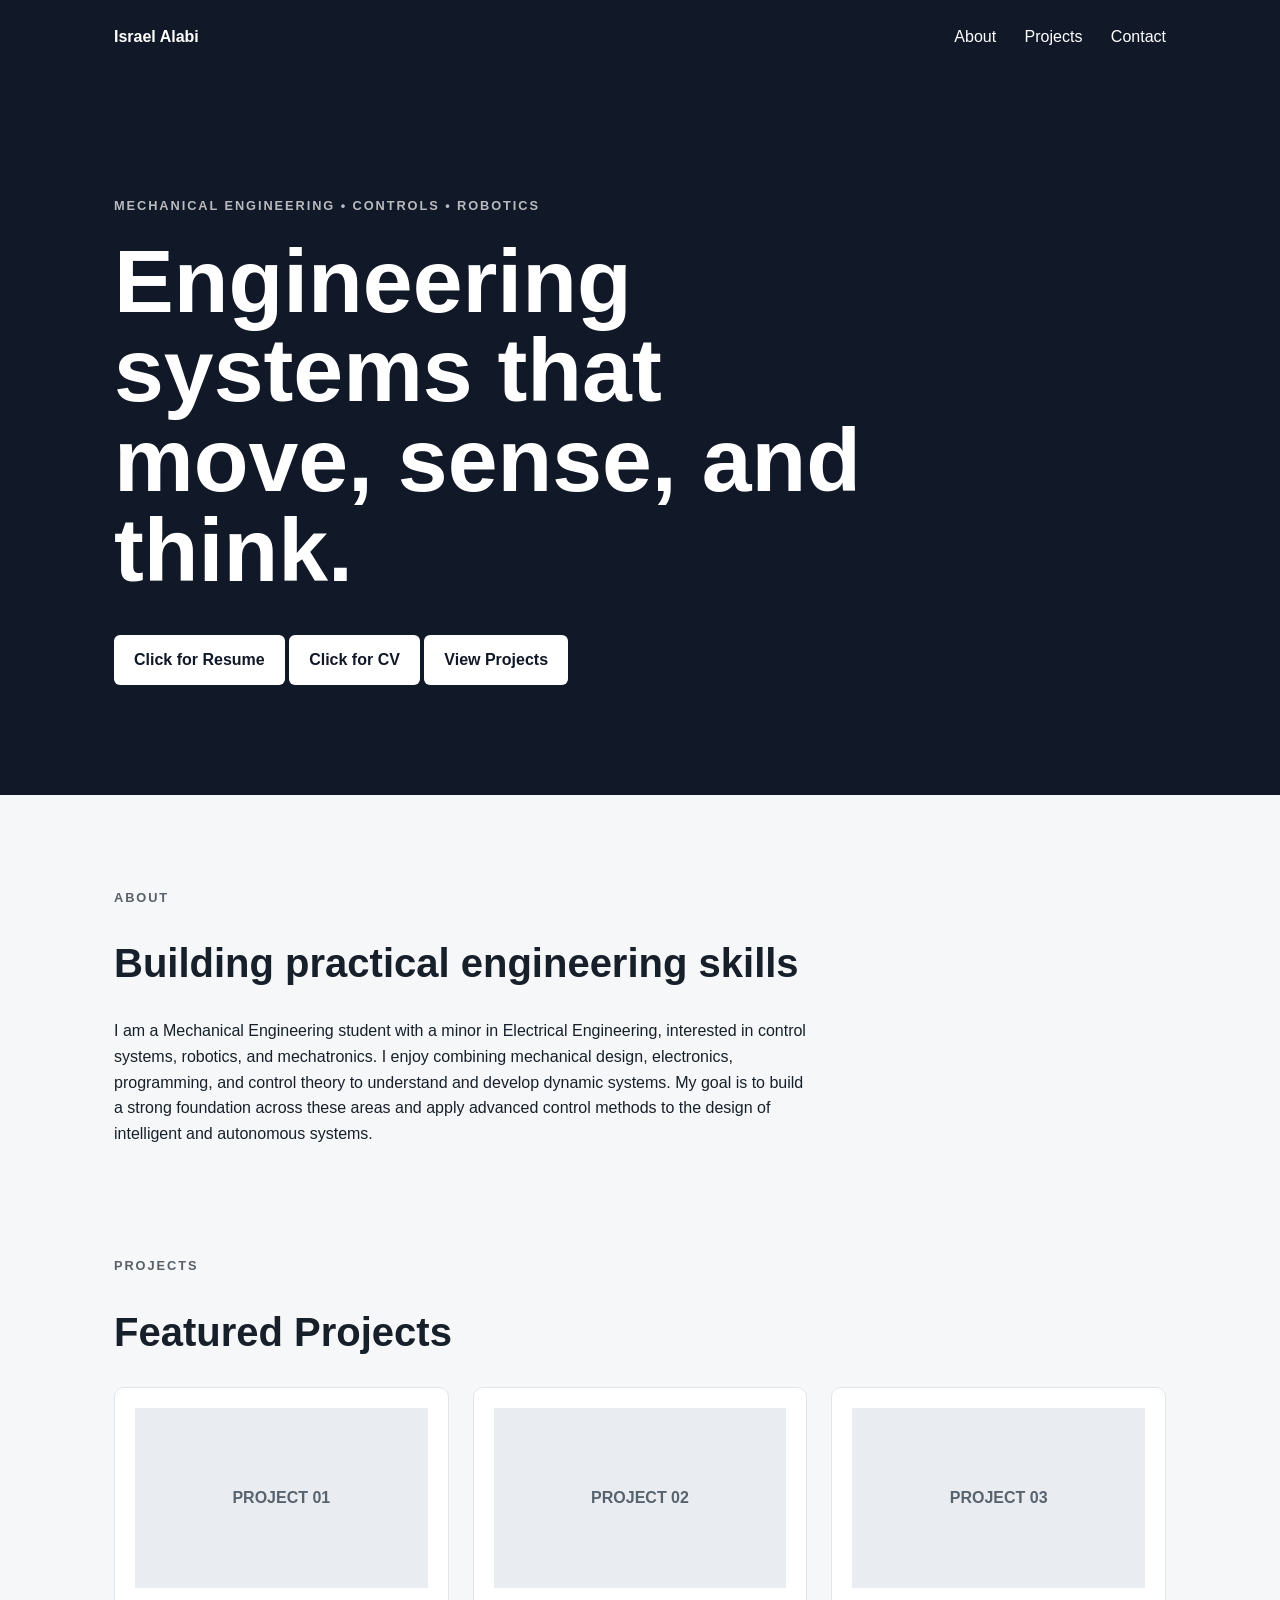
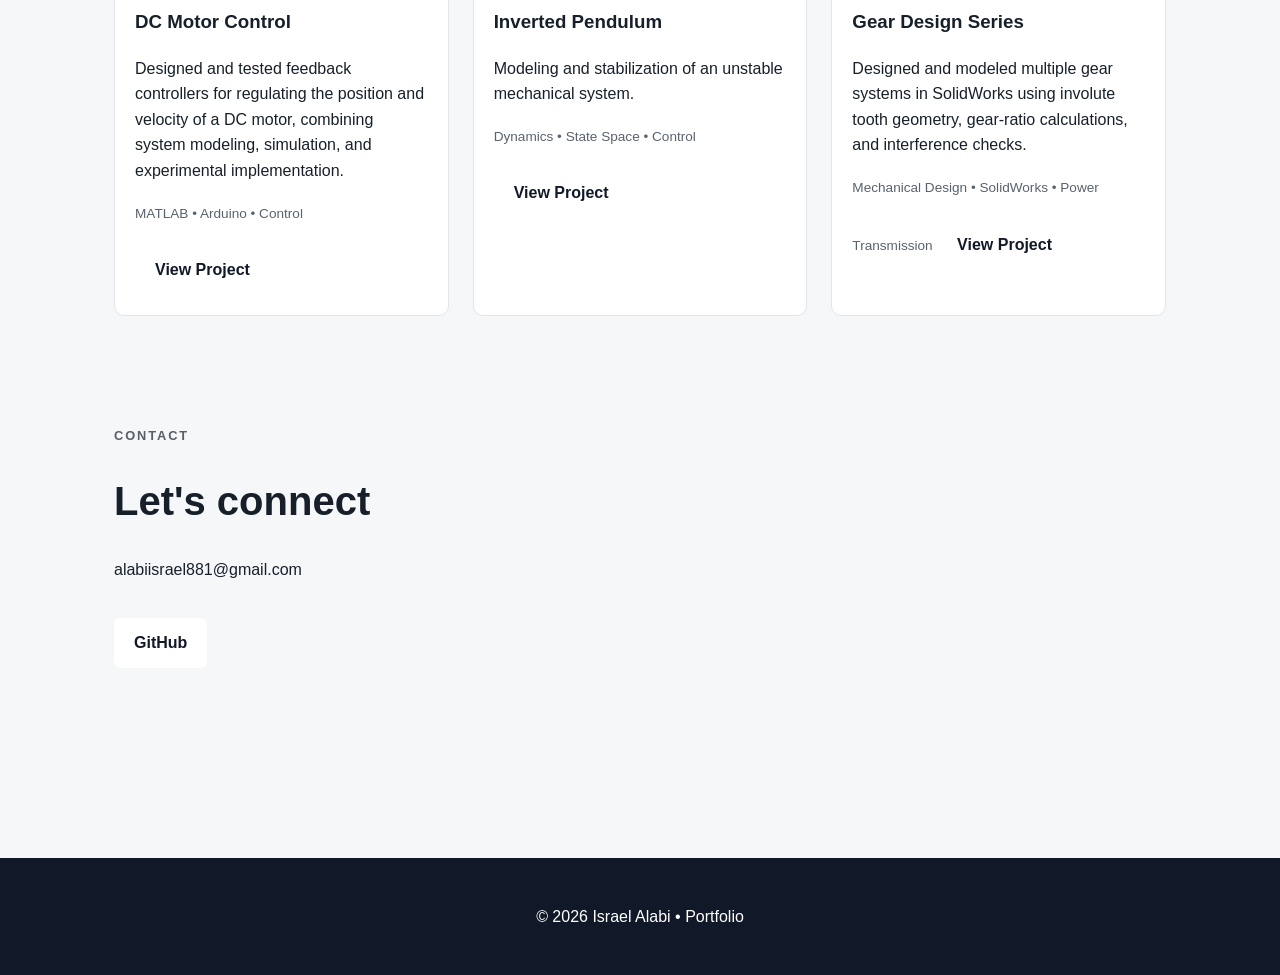
<file: index.html>
<!DOCTYPE html>
<html lang="en">
<head>
  <meta charset="UTF-8">
  <meta name="viewport" content="width=device-width, initial-scale=1.0">
  <title>Test Engineering Portfolio</title>
  <link rel="stylesheet" href="css/style.css">
</head>
<body>
  <header class="hero">
    <nav>
      <strong>Israel Alabi</strong>
      <div>
        <a href="#about">About</a>
        <a href="#projects">Projects</a>
        <a href="#contact">Contact</a>
      </div>
    </nav>

    <div class="hero-content">
      <p class="eyebrow">MECHANICAL ENGINEERING • CONTROLS • ROBOTICS</p>
      <h1>Engineering systems that move, sense, and think.</h1>
      <a class="button" href="downloadables/Israel Resume_latest.pdf">Click for Resume</a>
      <a class="button" href="downloadables/Israel_Alabi_CV.pdf">Click for CV</a>
      <a class="button" href="#projects">View Projects</a>
    </div>
  </header>

  <main>
    <section id="about">
      <p class="eyebrow">ABOUT</p>
      <h2>Building practical engineering skills</h2>
      <p>
        I am a Mechanical Engineering student with a minor in Electrical Engineering, interested in control systems, robotics, and mechatronics.
        I enjoy combining mechanical design, electronics, programming, and control theory to understand and develop dynamic systems.
        My goal is to build a strong foundation across these areas and apply advanced control methods to the design of intelligent and autonomous systems.
      </p>
    </section>

    <section id="projects">
      <p class="eyebrow">PROJECTS</p>
      <h2>Featured Projects</h2>

      <div class="projects">
        <article class="card">
          <div class="placeholder">PROJECT 01</div>
          <h3>DC Motor Control</h3>
          <p>Designed and tested feedback controllers for regulating the position and velocity of a DC motor, combining system modeling, simulation, and experimental implementation.</p>
          <span>MATLAB • Arduino • Control</span>
          <a class="button" href="project_website/Motor_control.html">View Project</a>
        </article>

        <article class="card">
          <div class="placeholder">PROJECT 02</div>
          <h3>Inverted Pendulum</h3>
          <p>Modeling and stabilization of an unstable mechanical system.</p>
          <span>Dynamics • State Space • Control</span>
          <a class="button" href="project_website/Inverted_pendulum_poject.html">View Project</a>
        </article>

        <article class="card">
          <div class="placeholder">PROJECT 03</div>
          <h3>Gear Design Series</h3>
          <p>Designed and modeled multiple gear systems in SolidWorks using
        involute tooth geometry, gear-ratio calculations, and interference
        checks.</p>
          <span>Mechanical Design • SolidWorks • Power Transmission</span>
          <a class="button" href="project_website/gear_design_projects.html">View Project</a>
        </article>
      </div>
    </section>

    <section id="contact">
      <p class="eyebrow">CONTACT</p>
      <h2>Let's connect</h2>
      <p>alabiisrael881@gmail.com</p>
      <a class="button" href="https://github.com/" target="_blank">GitHub</a>
    </section>
  </main>

  <footer>
    <p>© 2026 Israel Alabi • Portfolio</p>
  </footer>

  <script src="js/script.js"></script>
</body>
</html>
</file>
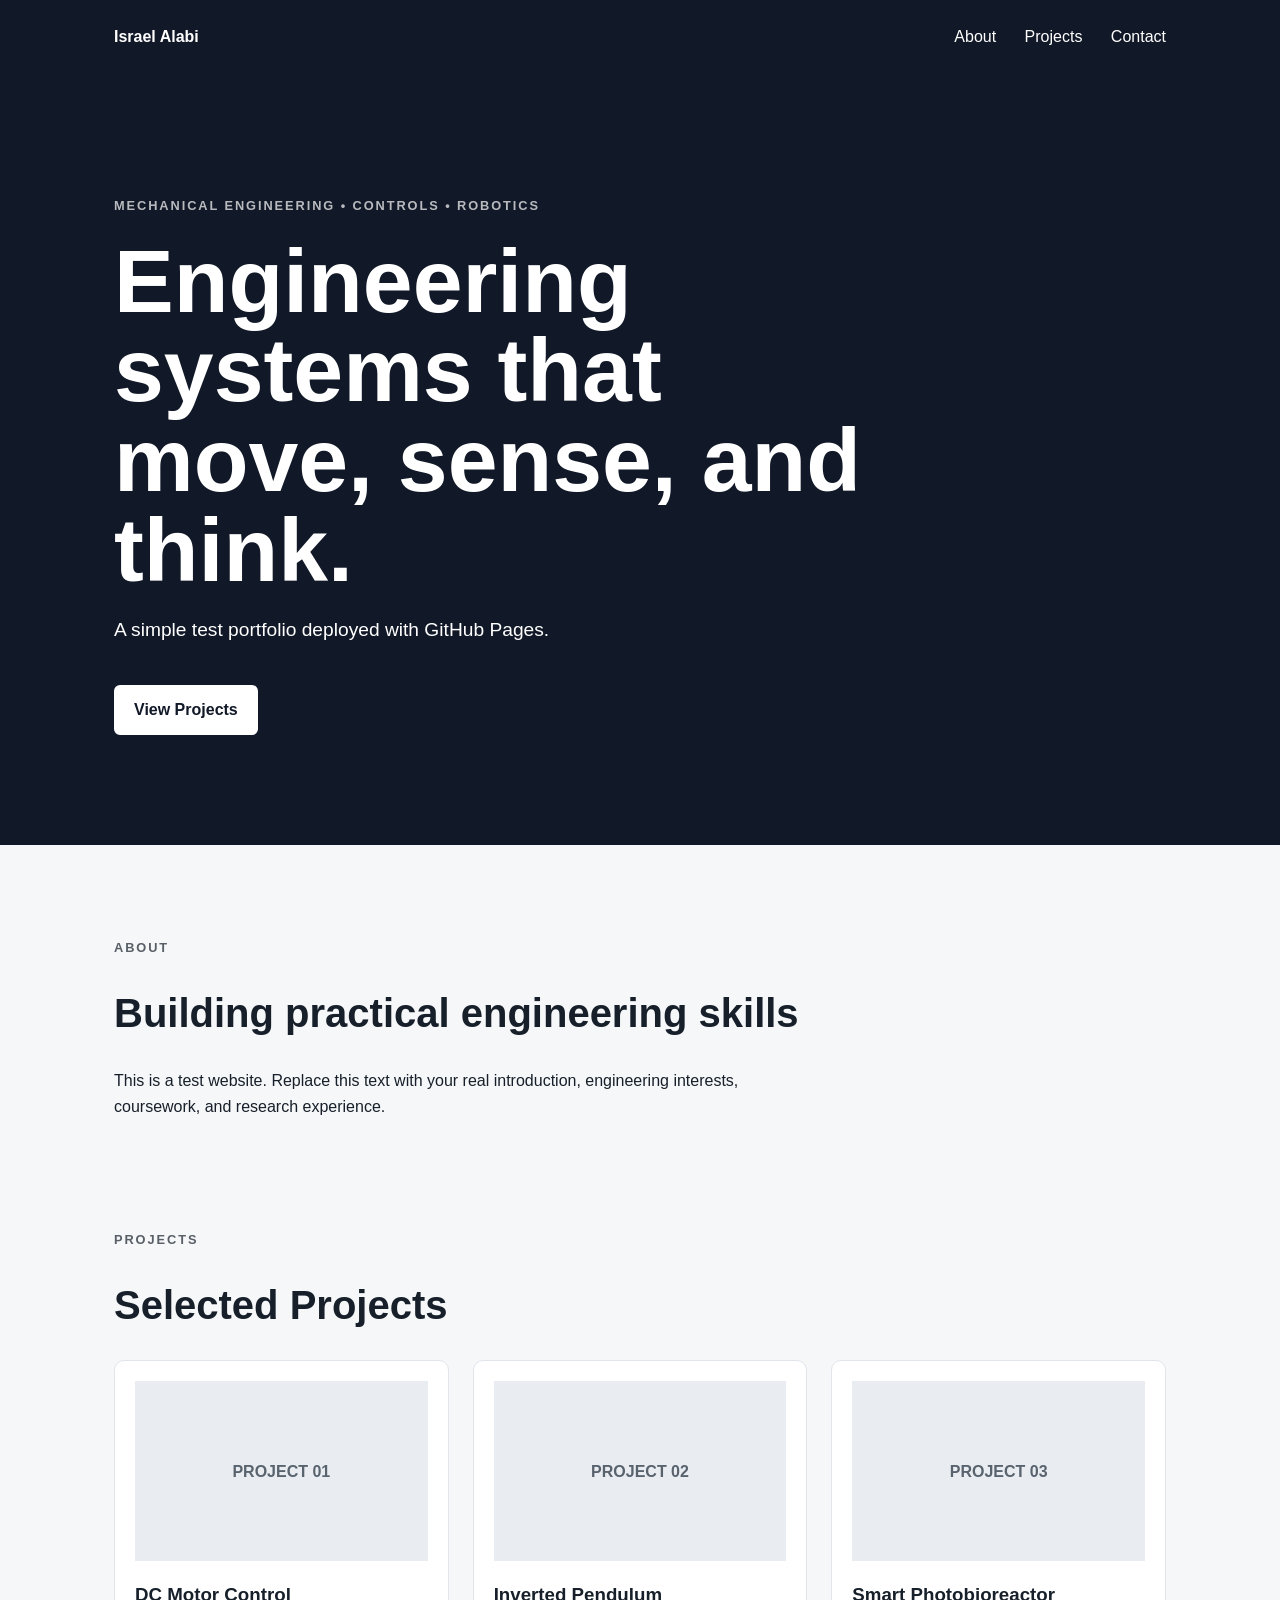
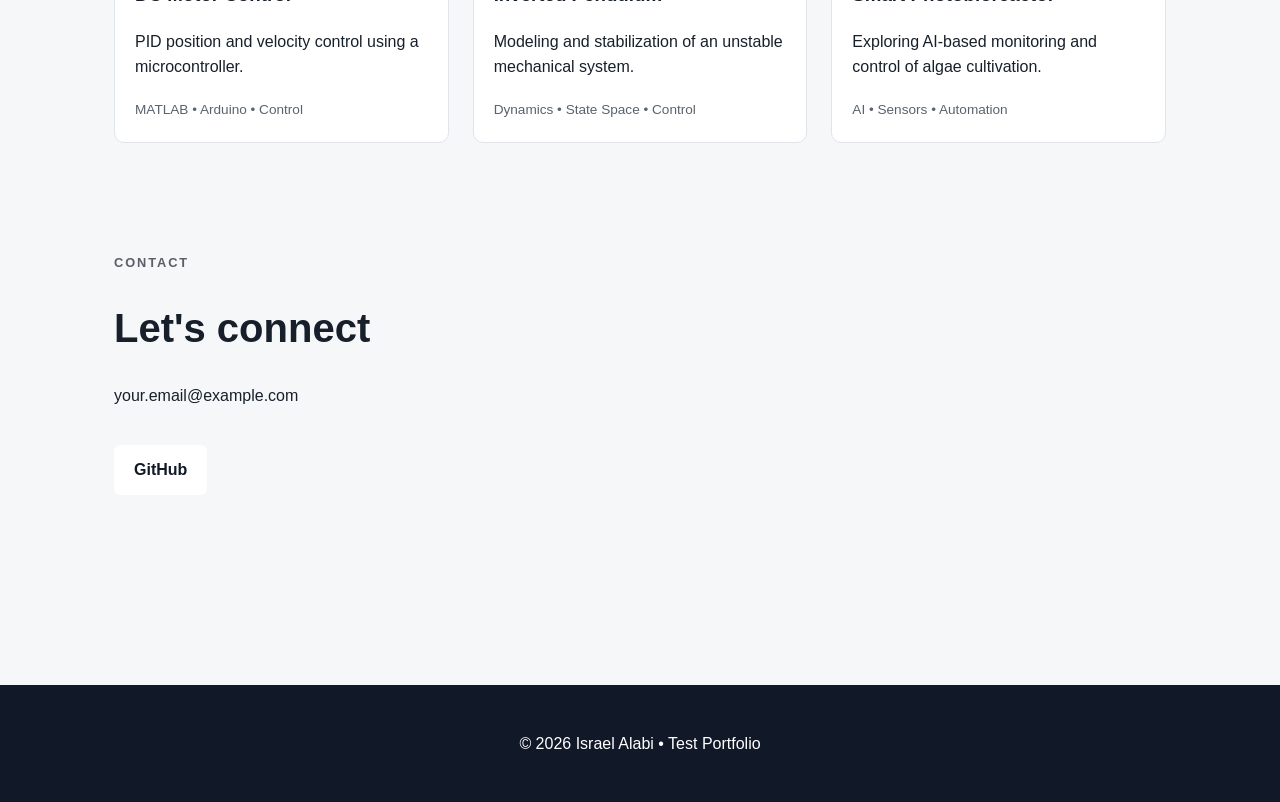
<file: test-portfolio/index.html>
<!DOCTYPE html>
<html lang="en">
<head>
  <meta charset="UTF-8">
  <meta name="viewport" content="width=device-width, initial-scale=1.0">
  <title>Test Engineering Portfolio</title>
  <link rel="stylesheet" href="css/style.css">
</head>
<body>
  <header class="hero">
    <nav>
      <strong>Israel Alabi</strong>
      <div>
        <a href="#about">About</a>
        <a href="#projects">Projects</a>
        <a href="#contact">Contact</a>
      </div>
    </nav>

    <div class="hero-content">
      <p class="eyebrow">MECHANICAL ENGINEERING • CONTROLS • ROBOTICS</p>
      <h1>Engineering systems that move, sense, and think.</h1>
      <p class="intro">
        A simple test portfolio deployed with GitHub Pages.
      </p>
      <a class="button" href="#projects">View Projects</a>
    </div>
  </header>

  <main>
    <section id="about">
      <p class="eyebrow">ABOUT</p>
      <h2>Building practical engineering skills</h2>
      <p>
        This is a test website. Replace this text with your real introduction,
        engineering interests, coursework, and research experience.
      </p>
    </section>

    <section id="projects">
      <p class="eyebrow">PROJECTS</p>
      <h2>Selected Projects</h2>

      <div class="projects">
        <article class="card">
          <div class="placeholder">PROJECT 01</div>
          <h3>DC Motor Control</h3>
          <p>PID position and velocity control using a microcontroller.</p>
          <span>MATLAB • Arduino • Control</span>
        </article>

        <article class="card">
          <div class="placeholder">PROJECT 02</div>
          <h3>Inverted Pendulum</h3>
          <p>Modeling and stabilization of an unstable mechanical system.</p>
          <span>Dynamics • State Space • Control</span>
        </article>

        <article class="card">
          <div class="placeholder">PROJECT 03</div>
          <h3>Smart Photobioreactor</h3>
          <p>Exploring AI-based monitoring and control of algae cultivation.</p>
          <span>AI • Sensors • Automation</span>
        </article>
      </div>
    </section>

    <section id="contact">
      <p class="eyebrow">CONTACT</p>
      <h2>Let's connect</h2>
      <p>your.email@example.com</p>
      <a class="button" href="https://github.com/" target="_blank">GitHub</a>
    </section>
  </main>

  <footer>
    <p>© 2026 Israel Alabi • Test Portfolio</p>
  </footer>

  <script src="js/script.js"></script>
</body>
</html>
</file>
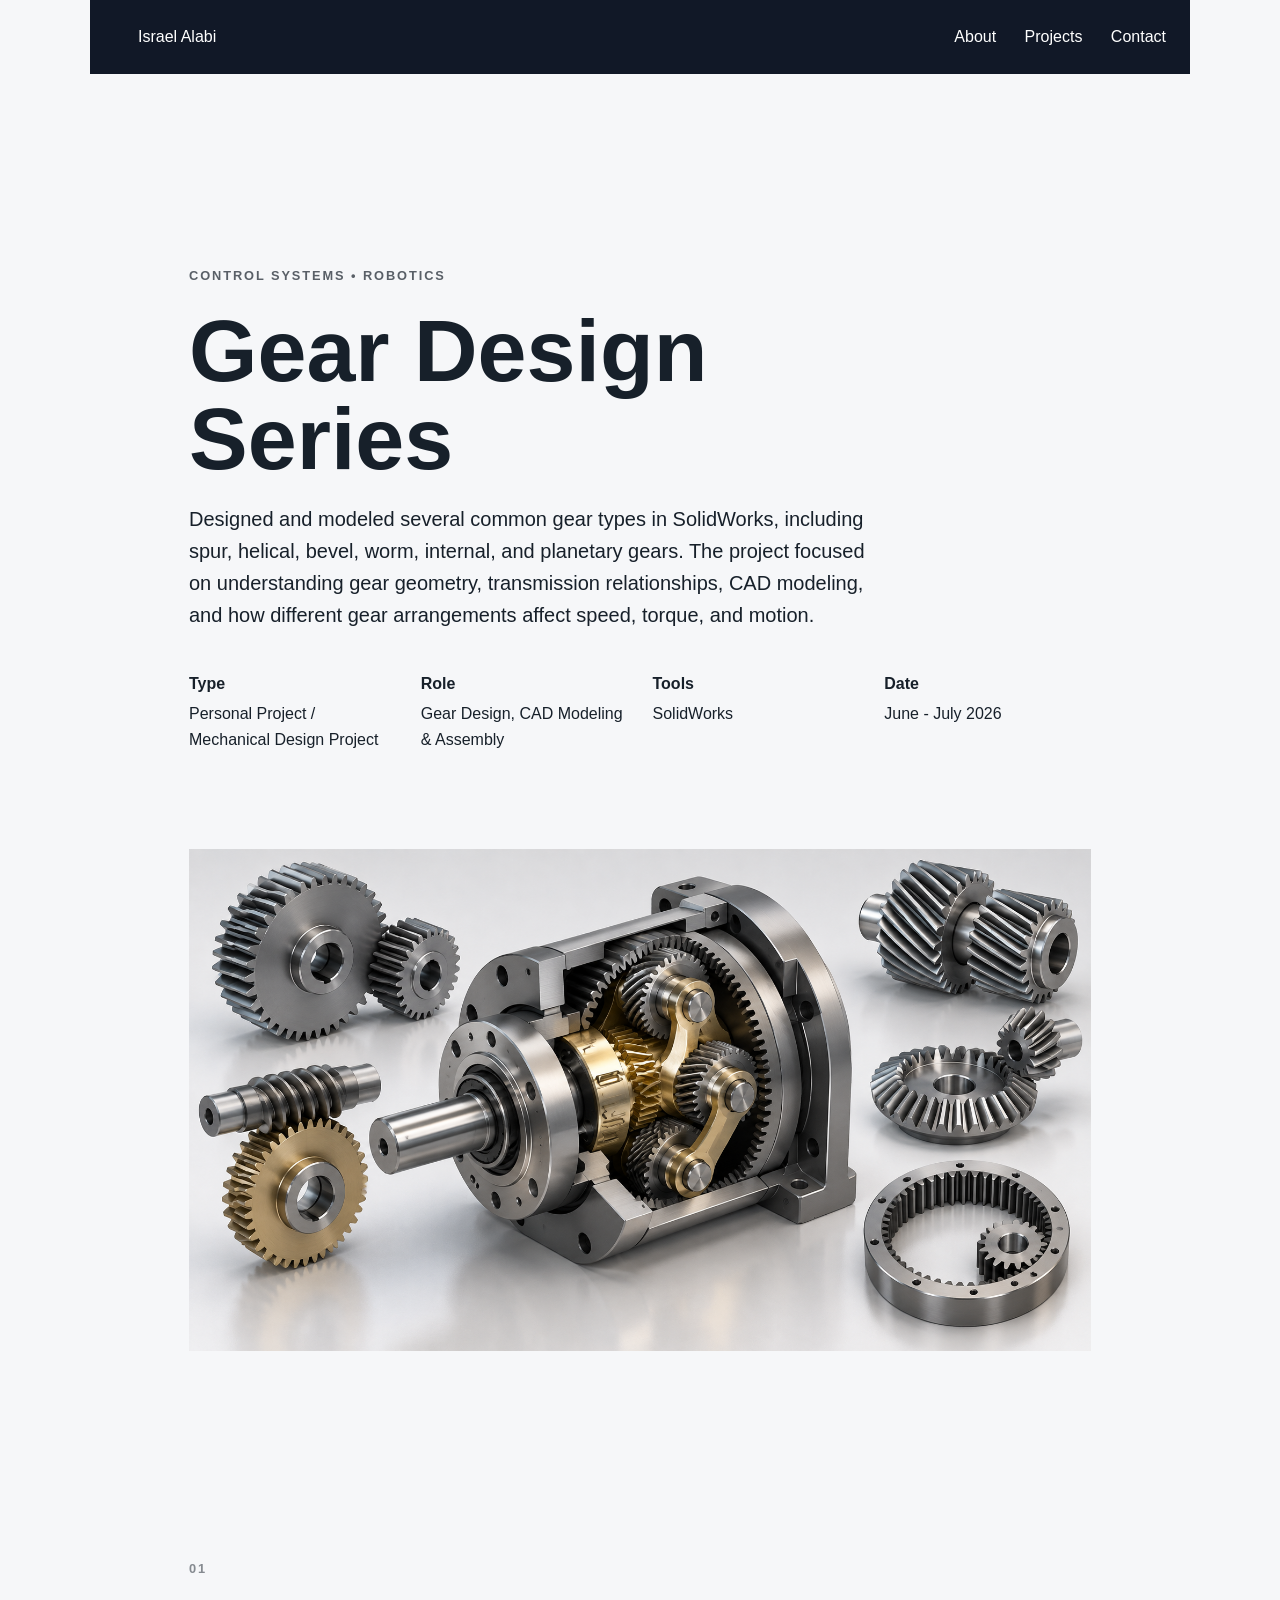
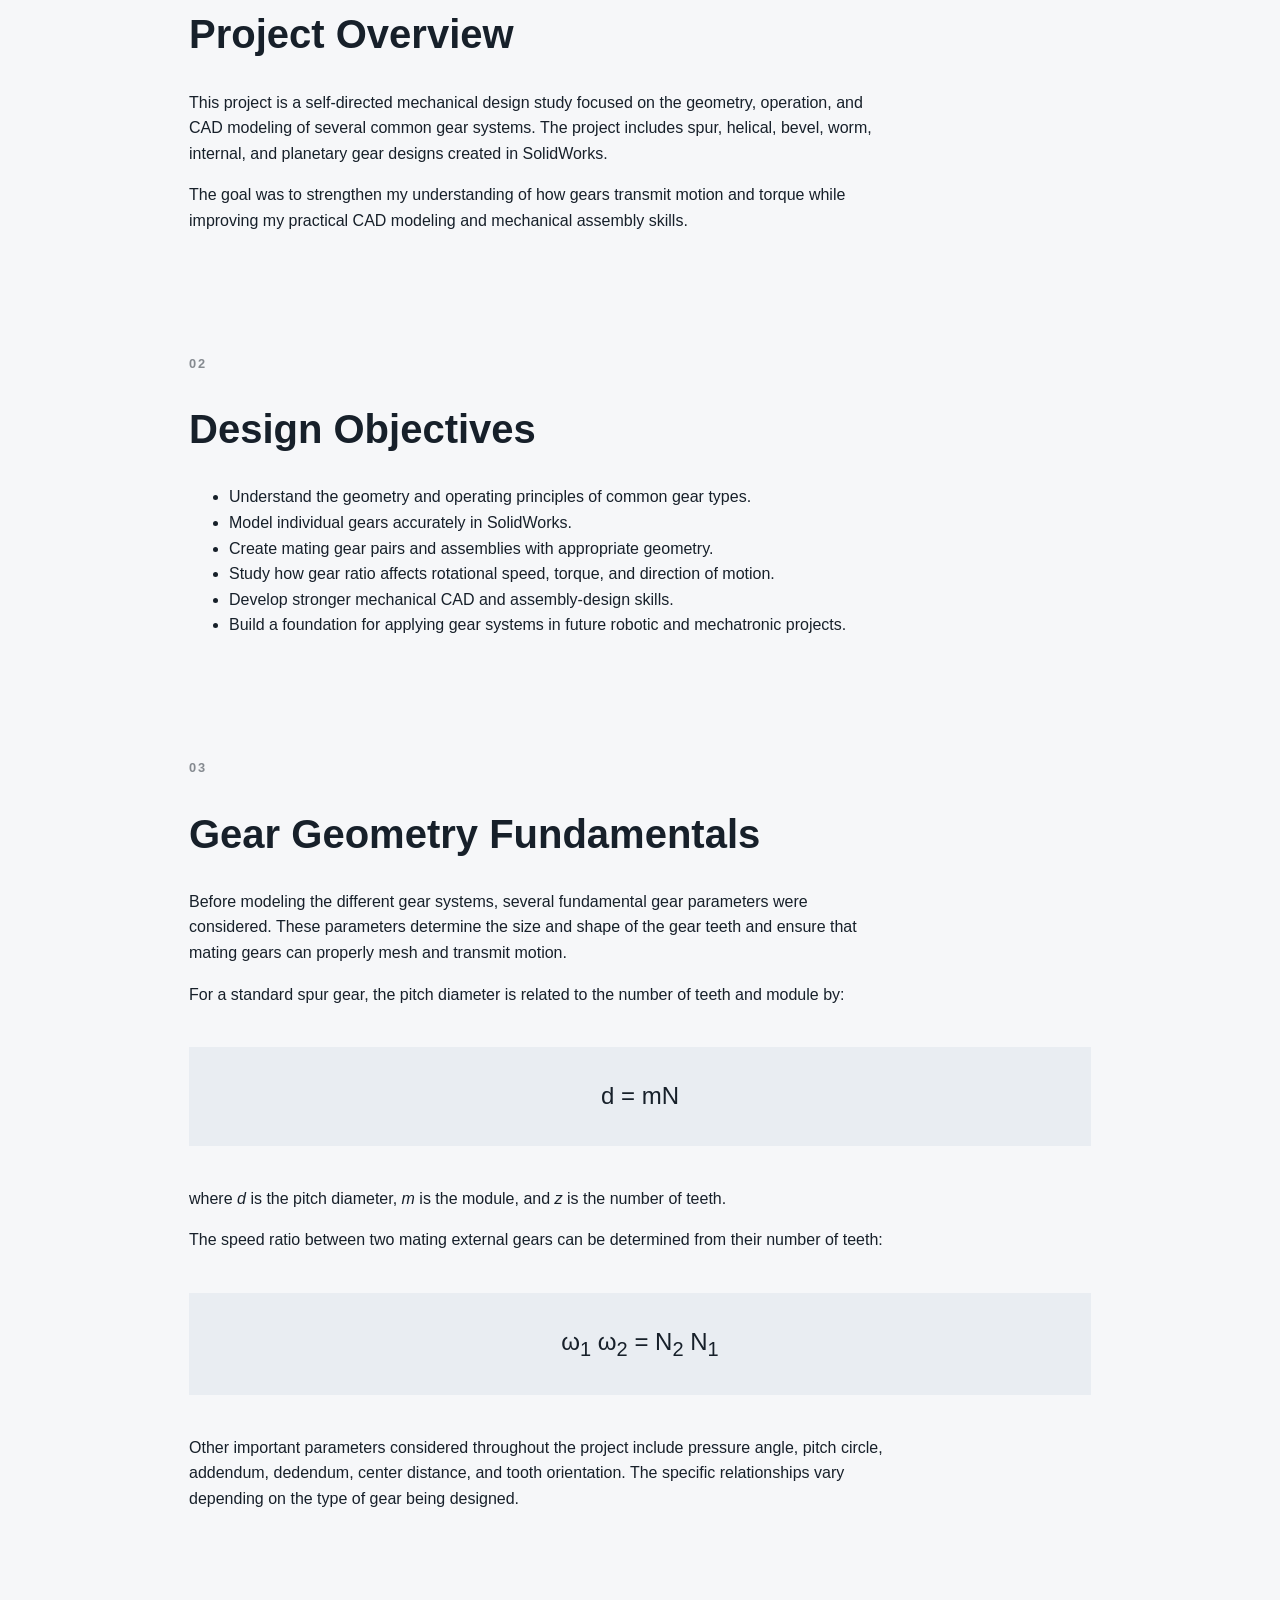
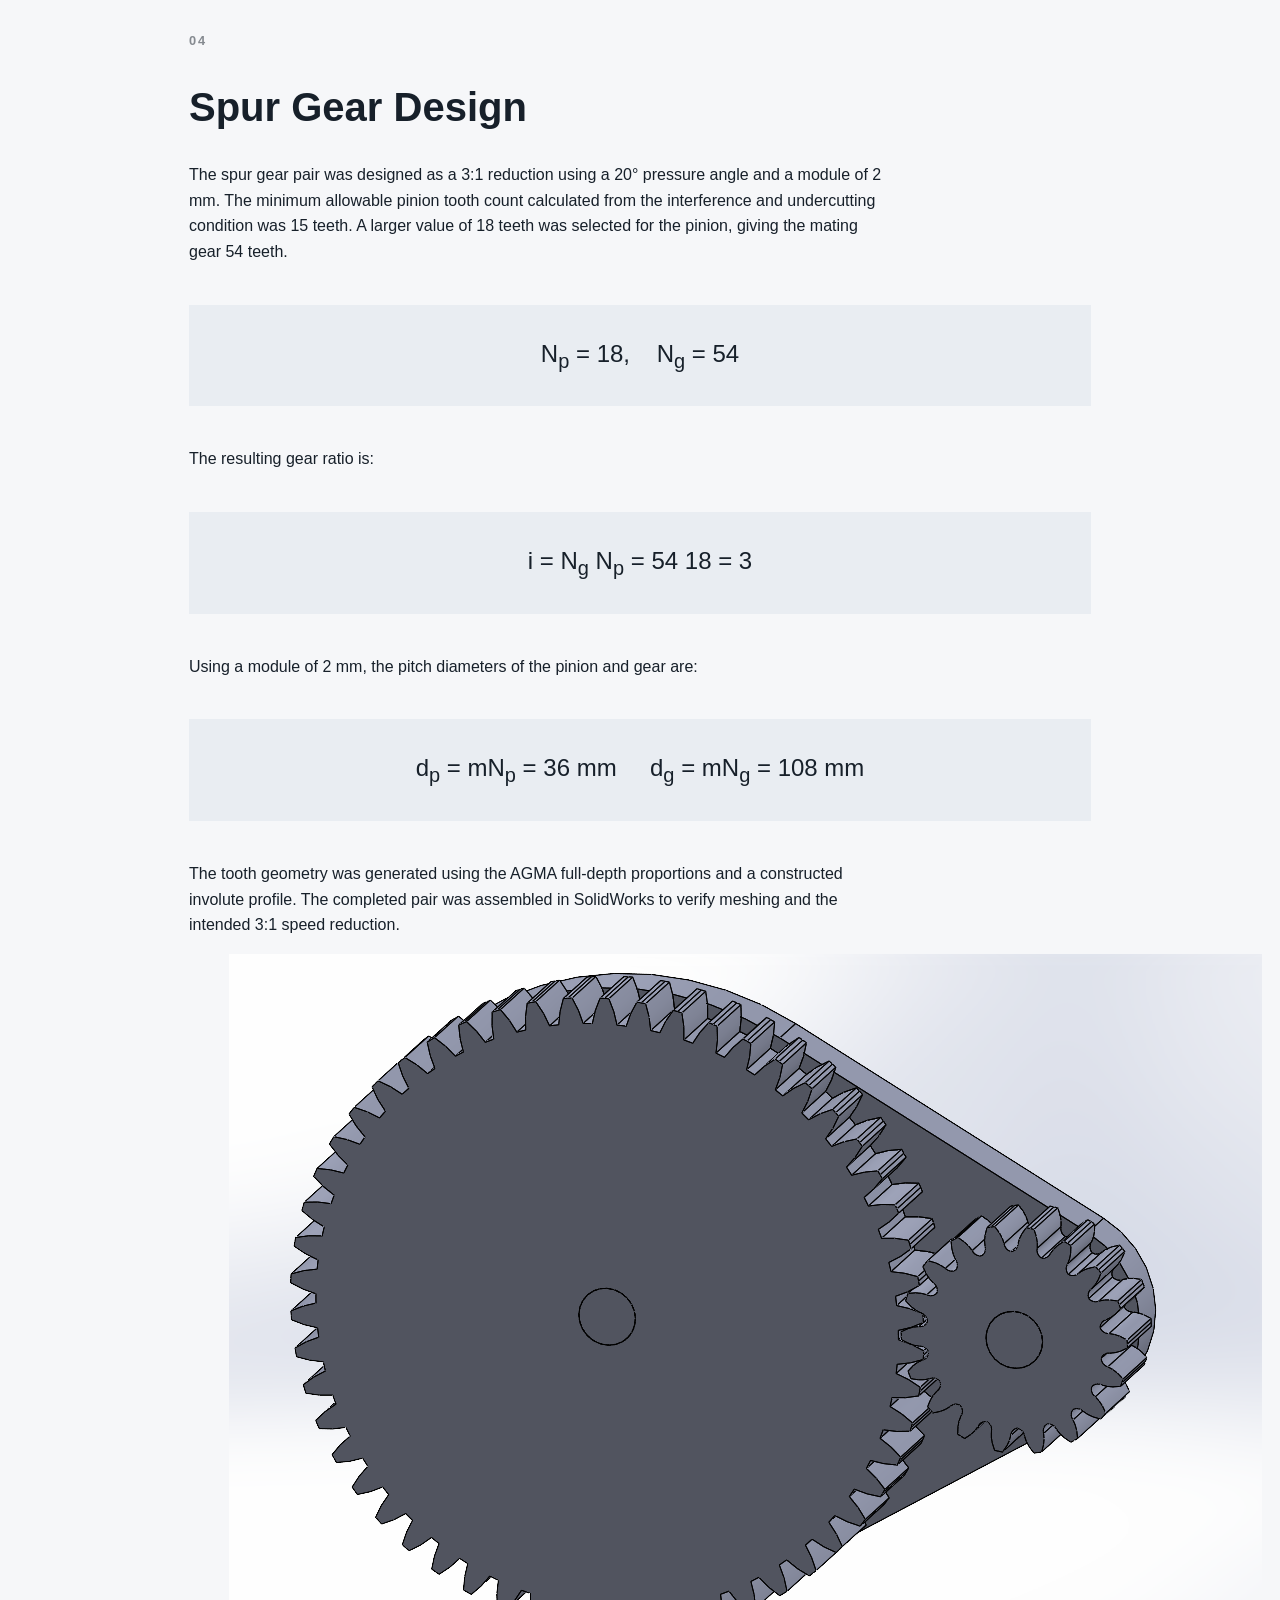
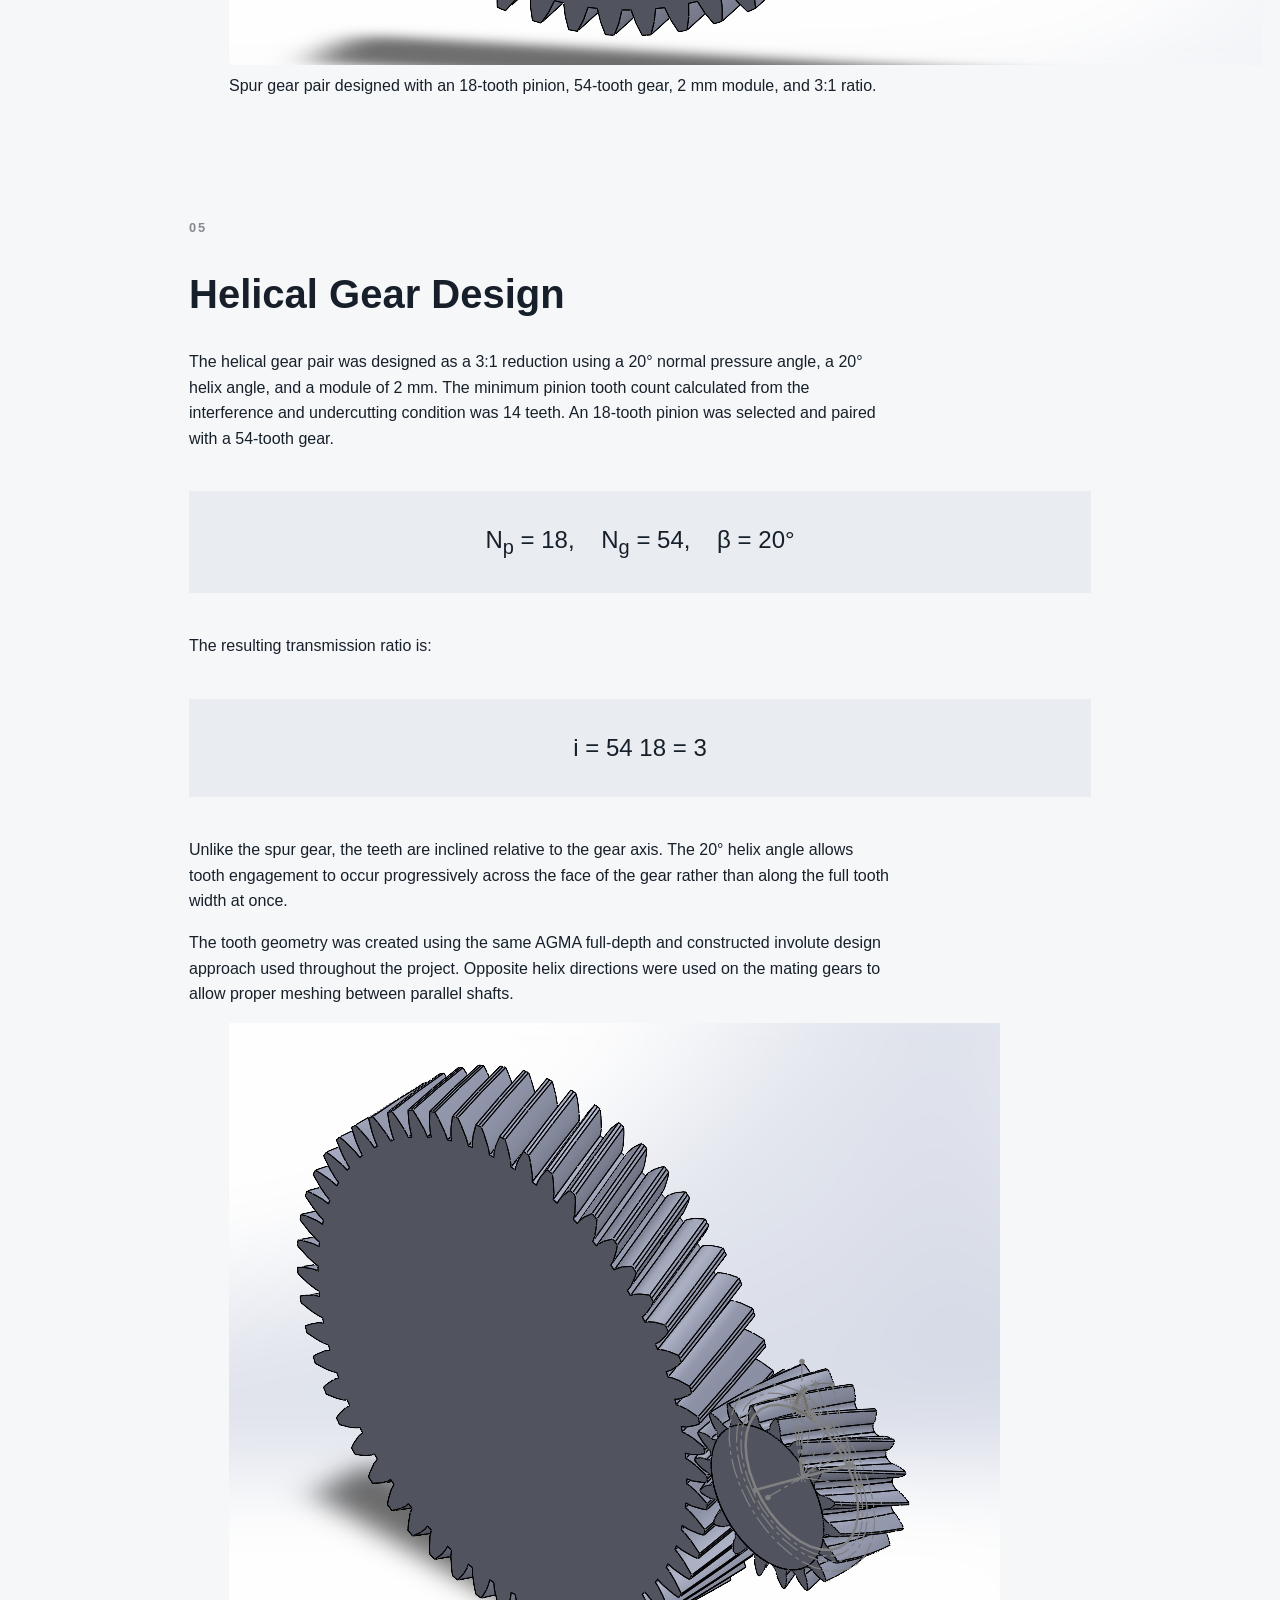
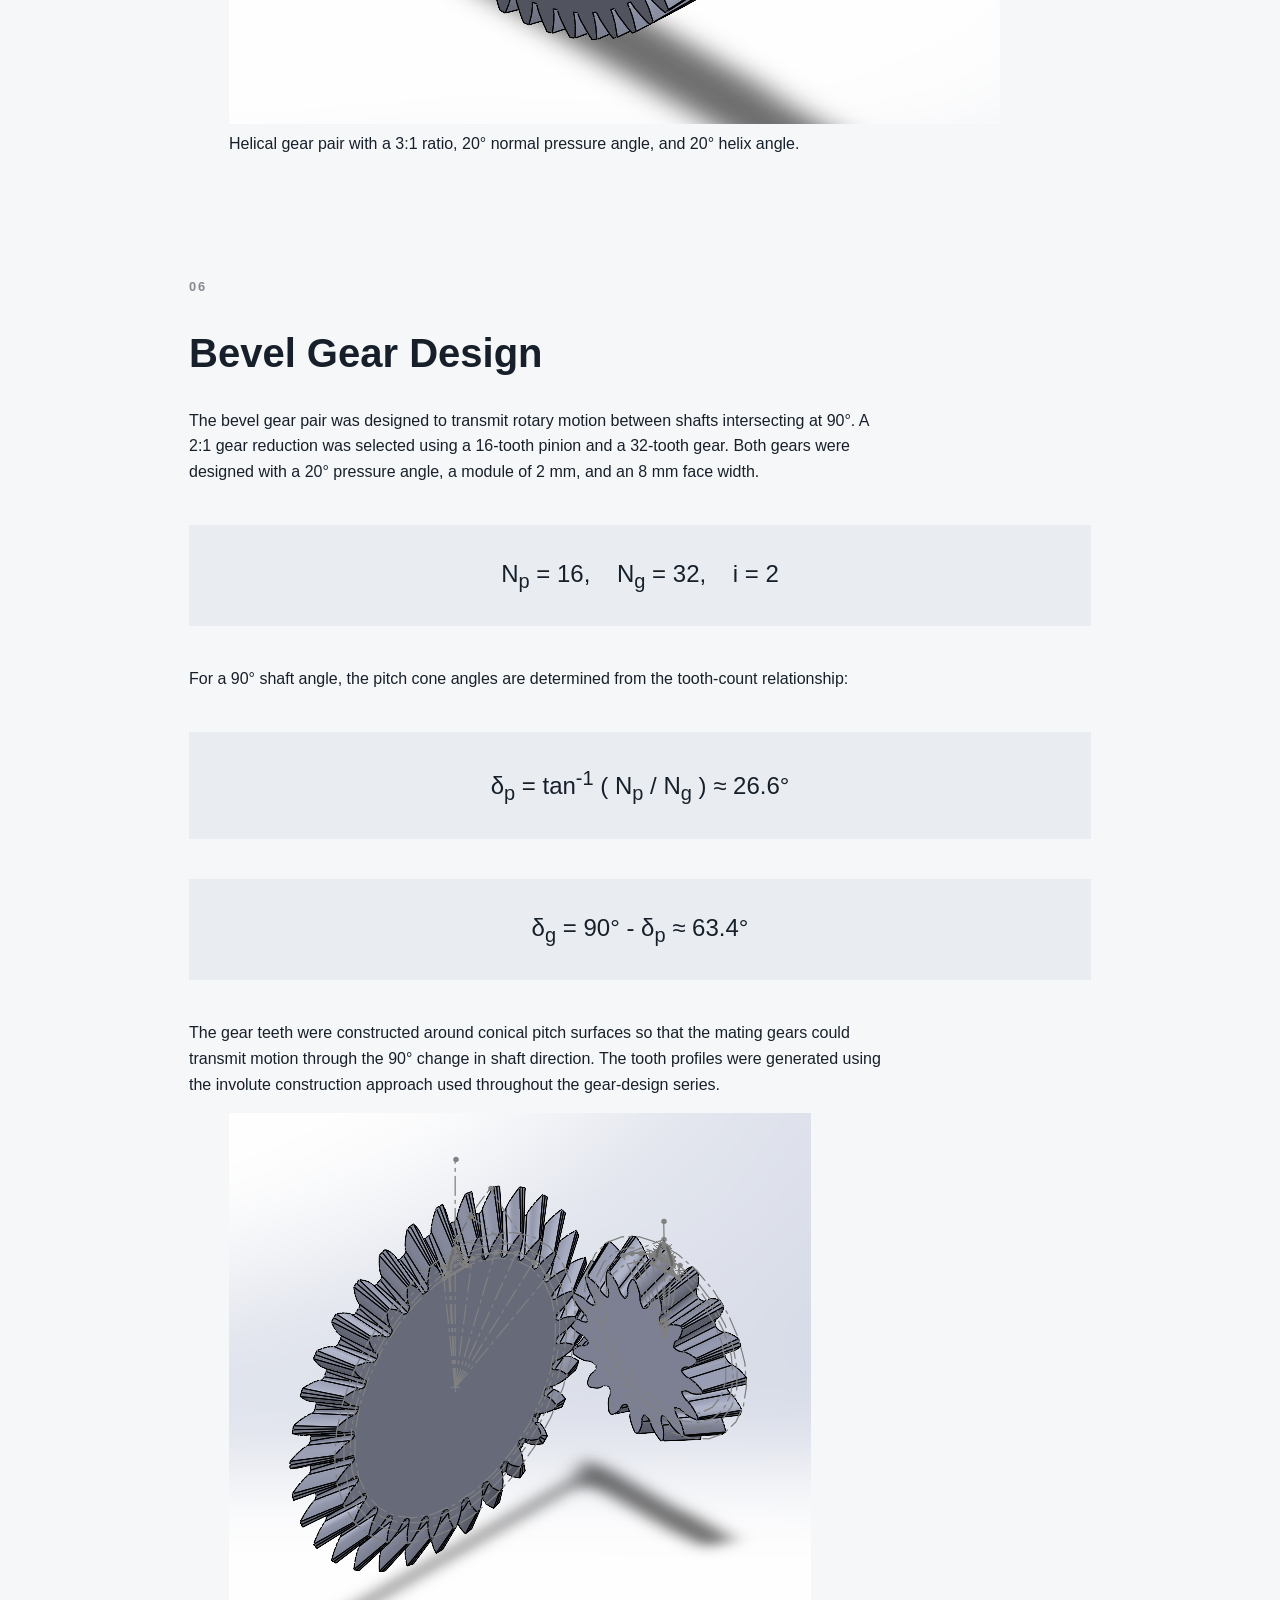
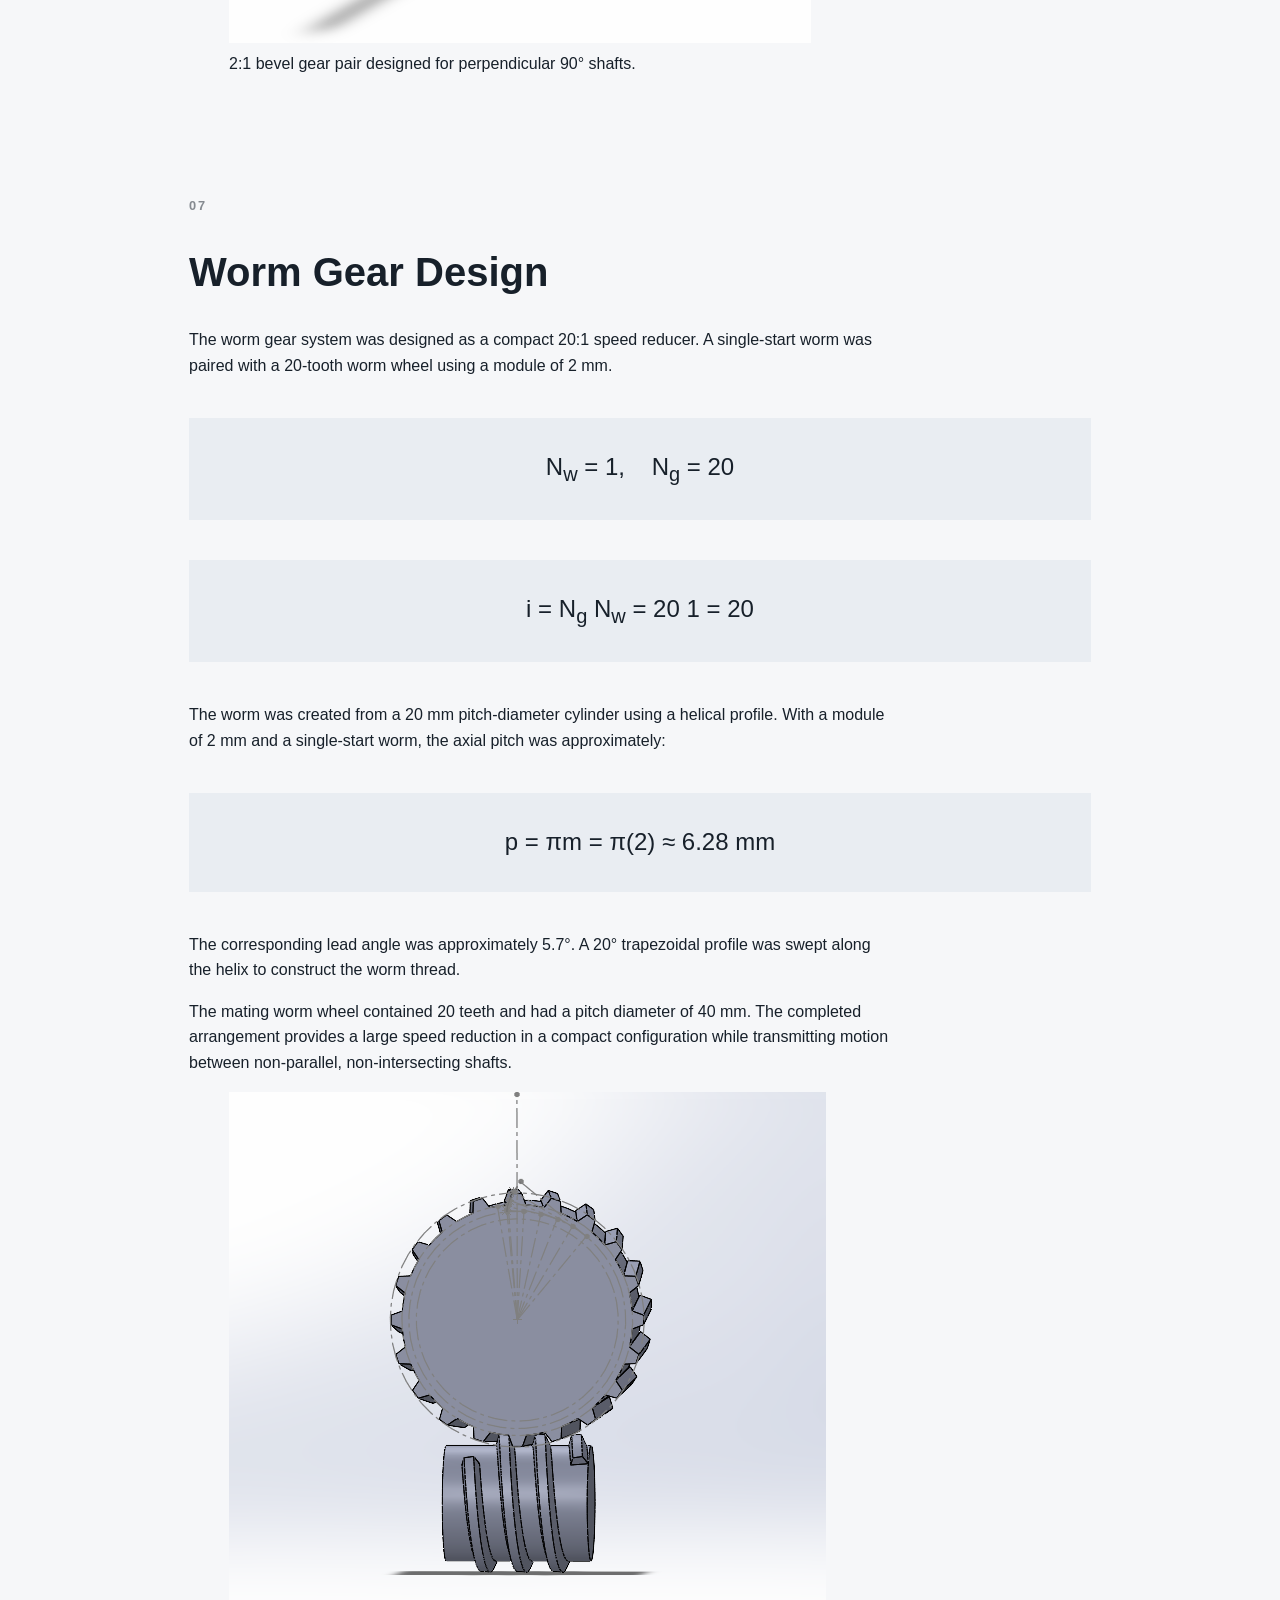
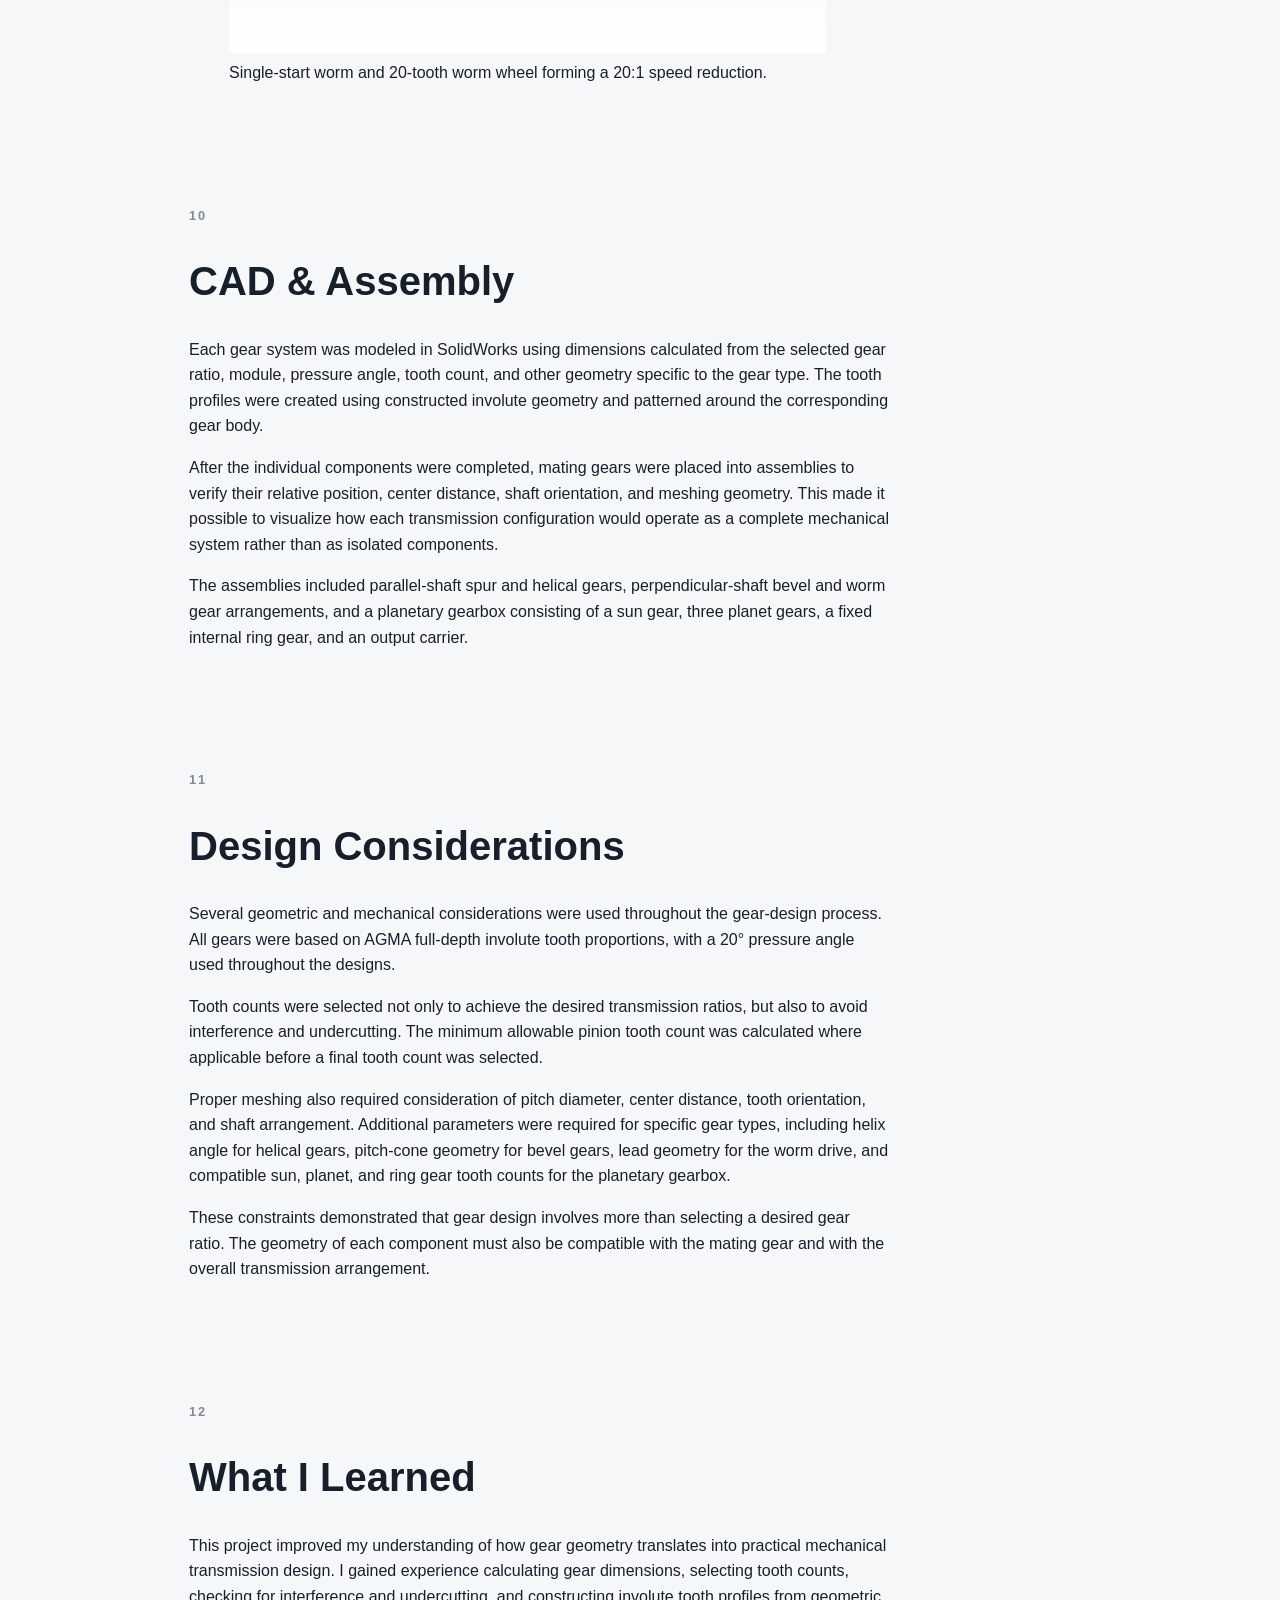
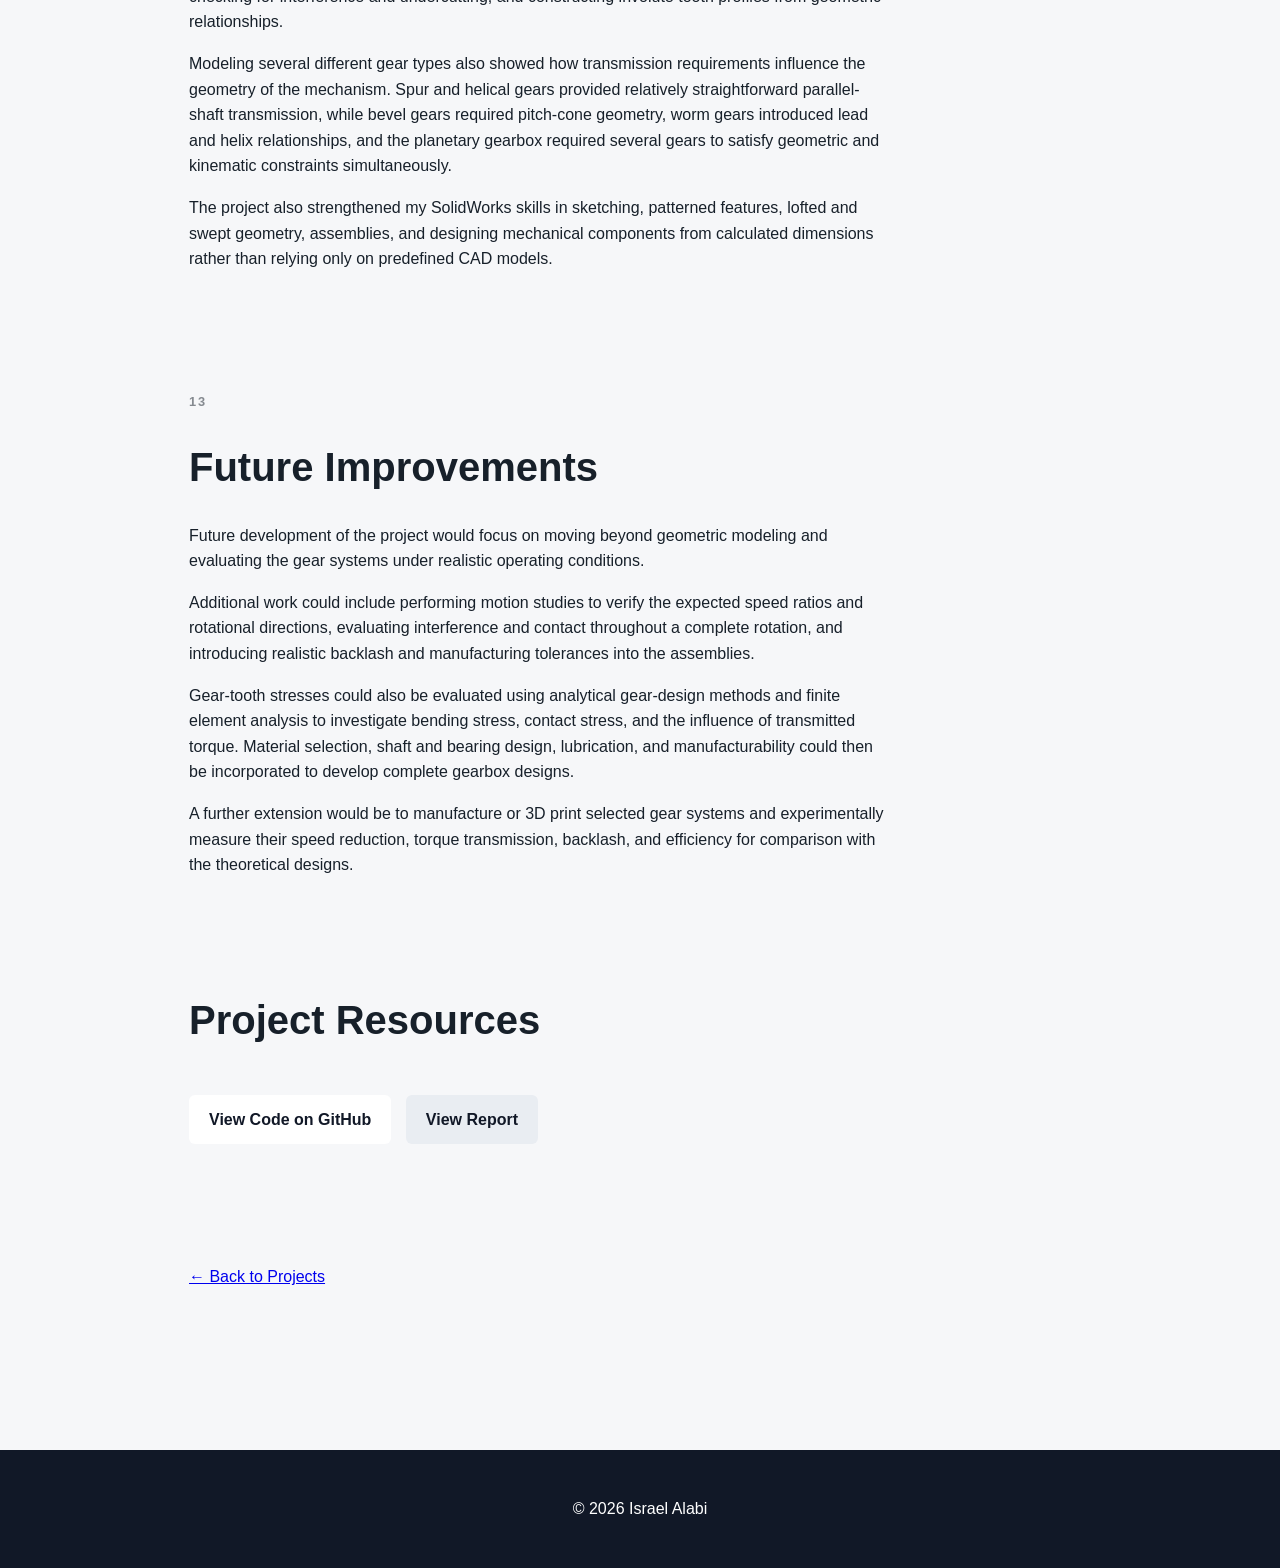
<file: project_website/gear_design_projects.html>
<!DOCTYPE html>
<html lang="en">

<head>
    <meta charset="UTF-8">
    <meta name="viewport" content="width=device-width, initial-scale=1.0">

    <title>Project Name | Israel Alabi</title>

    <!-- Because this file is inside /projects, ../ goes back to the root -->
    <link rel="stylesheet" href="../css/style.css">
</head>


<body>

    <!-- =========================
         NAVIGATION
    ========================== -->
    <nav class="project-nav">

        <a href="../index.html" class="logo">
            Israel Alabi
        </a>

        <div>
            <a href="../index.html#about">About</a>
            <a href="../index.html#projects">Projects</a>
            <a href="../index.html#contact">Contact</a>
        </div>

    </nav>


    <main class="project-page">


        <!-- =========================
             PROJECT HERO
        ========================== -->
        <section class="project-hero">

            <p class="eyebrow">
                CONTROL SYSTEMS • ROBOTICS
            </p>

            <h1>
                Gear Design Series
            </h1>

            <p class="project-summary">
                Designed and modeled several common gear types in SolidWorks, including spur,
                helical, bevel, worm, internal, and planetary gears. The project focused on
                understanding gear geometry, transmission relationships, CAD modeling, and
                how different gear arrangements affect speed, torque, and motion.
            </p>


            <!-- Project information -->
            <div class="project-info">

                <div>
                    <strong>Type</strong>
                    <p>Personal Project / Mechanical Design Project</p>
                </div>

                <div>
                    <strong>Role</strong>
                    <p>Gear Design, CAD Modeling & Assembly</p>
                </div>

                <div>
                    <strong>Tools</strong>
                    <p>SolidWorks</p>
                </div>

                <div>
                    <strong>Date</strong>
                    <p>June - July 2026</p>
                </div>

            </div>


            <!-- Main project image -->
            <img
                src="../images/gear design images/Mechanical Gear Assembly Showcase.png"
                alt="Project Name"
                class="project-main-image"
            >

        </section>



        <!-- =========================
             PROJECT OVERVIEW
        ========================== -->
        <section class="project-section">

        <p class="section-number">01</p>
        <h2>Project Overview</h2>

        <p>
            This project is a self-directed mechanical design study focused on the
            geometry, operation, and CAD modeling of several common gear systems.
            The project includes spur, helical, bevel, worm, internal, and planetary
            gear designs created in SolidWorks.
        </p>

        <p>
            The goal was to strengthen my understanding of how gears transmit motion
            and torque while improving my practical CAD modeling and mechanical
            assembly skills.
        </p>

        </section>



        <!-- =========================
             OBJECTIVES
        ========================== -->
        <section class="project-section">

        <p class="section-number">02</p>
        <h2>Design Objectives</h2>

        <ul>
            <li>Understand the geometry and operating principles of common gear types.</li>
            <li>Model individual gears accurately in SolidWorks.</li>
            <li>Create mating gear pairs and assemblies with appropriate geometry.</li>
            <li>Study how gear ratio affects rotational speed, torque, and direction of motion.</li>
            <li>Develop stronger mechanical CAD and assembly-design skills.</li>
            <li>Build a foundation for applying gear systems in future robotic and mechatronic projects.</li>
        </ul>

        </section>


        <!-- =========================
             SYSTEM DESIGN
        ========================== -->
        <section class="project-section">

        <p class="section-number">03</p>
        <h2>Gear Geometry Fundamentals</h2>

        <p>
            Before modeling the different gear systems, several fundamental gear
            parameters were considered. These parameters determine the size and
            shape of the gear teeth and ensure that mating gears can properly mesh
            and transmit motion.
        </p>

        <p>
            For a standard spur gear, the pitch diameter is related to the number of
            teeth and module by:
        </p>

        <div class="equation">
            d = mN
        </div>

        <p>
            where <em>d</em> is the pitch diameter, <em>m</em> is the module, and
            <em>z</em> is the number of teeth.
        </p>

        <p>
            The speed ratio between two mating external gears can be determined from
            their number of teeth:
        </p>

        <div class="equation">
            <span class="fraction">
                <span>&omega;<sub>1</sub></span>
                <span>&omega;<sub>2</sub></span>
            </span>
            =
            <span class="fraction">
                <span>N<sub>2</sub></span>
                <span>N<sub>1</sub></span>
            </span>
        </div>

        <p>
            Other important parameters considered throughout the project include
            pressure angle, pitch circle, addendum, dedendum, center distance, and
            tooth orientation. The specific relationships vary depending on the
            type of gear being designed.
        </p>

        </section>

        <section class="project-section">

        <p class="section-number">04</p>
        <h2>Spur Gear Design</h2>

        <p>
            The spur gear pair was designed as a 3:1 reduction using a
            20&deg; pressure angle and a module of 2 mm. The minimum allowable
            pinion tooth count calculated from the interference and undercutting
            condition was 15 teeth. A larger value of 18 teeth was selected for
            the pinion, giving the mating gear 54 teeth.
        </p>

        <div class="equation">
            N<sub>p</sub> = 18,
            &nbsp;&nbsp;
            N<sub>g</sub> = 54
        </div>

        <p>
            The resulting gear ratio is:
        </p>

        <div class="equation">
            i =
            <span class="fraction">
                <span>N<sub>g</sub></span>
                <span>N<sub>p</sub></span>
            </span>
            =
            <span class="fraction">
                <span>54</span>
                <span>18</span>
            </span>
            = 3
        </div>

        <p>
            Using a module of 2 mm, the pitch diameters of the pinion and gear are:
        </p>

        <div class="equation">
            d<sub>p</sub> = mN<sub>p</sub> = 36 mm
            &nbsp;&nbsp;&nbsp;
            d<sub>g</sub> = mN<sub>g</sub> = 108 mm
        </div>

        <p>
            The tooth geometry was generated using the AGMA full-depth proportions
            and a constructed involute profile. The completed pair was assembled in
            SolidWorks to verify meshing and the intended 3:1 speed reduction.
        </p>

        <figure class="project-figure">
            <img
                src="../images/gear design images/spur_gear_assembly.png"
                alt="SolidWorks spur gear pair with 18-tooth pinion and 54-tooth gear"
            >
            <figcaption>
                Spur gear pair designed with an 18-tooth pinion, 54-tooth gear,
                2 mm module, and 3:1 ratio.
            </figcaption>
        </figure>

        </section>

       <section class="project-section">

    <p class="section-number">05</p>
    <h2>Helical Gear Design</h2>

    <p>
        The helical gear pair was designed as a 3:1 reduction using a
        20&deg; normal pressure angle, a 20&deg; helix angle, and a module
        of 2 mm. The minimum pinion tooth count calculated from the
        interference and undercutting condition was 14 teeth. An 18-tooth
        pinion was selected and paired with a 54-tooth gear.
    </p>

    <div class="equation">
        N<sub>p</sub> = 18,
        &nbsp;&nbsp;
        N<sub>g</sub> = 54,
        &nbsp;&nbsp;
        &beta; = 20&deg;
    </div>

    <p>
        The resulting transmission ratio is:
    </p>

    <div class="equation">
        i =
        <span class="fraction">
            <span>54</span>
            <span>18</span>
        </span>
        = 3
    </div>

    <p>
        Unlike the spur gear, the teeth are inclined relative to the gear axis.
        The 20&deg; helix angle allows tooth engagement to occur progressively
        across the face of the gear rather than along the full tooth width at
        once.
    </p>

    <p>
        The tooth geometry was created using the same AGMA full-depth and
        constructed involute design approach used throughout the project.
        Opposite helix directions were used on the mating gears to allow proper
        meshing between parallel shafts.
    </p>

    <figure class="project-figure">
        <img
            src="../images/gear design images/helical_gear_assembly.png"
            alt="SolidWorks helical gear pair"
        >
        <figcaption>
            Helical gear pair with a 3:1 ratio, 20&deg; normal pressure angle,
            and 20&deg; helix angle.
        </figcaption>
    </figure>

    </section>

    <section class="project-section">

    <p class="section-number">06</p>
    <h2>Bevel Gear Design</h2>

    <p>
        The bevel gear pair was designed to transmit rotary motion between
        shafts intersecting at 90&deg;. A 2:1 gear reduction was selected using
        a 16-tooth pinion and a 32-tooth gear. Both gears were designed with a
        20&deg; pressure angle, a module of 2 mm, and an 8 mm face width.
    </p>

    <div class="equation">
        N<sub>p</sub> = 16,
        &nbsp;&nbsp;
        N<sub>g</sub> = 32,
        &nbsp;&nbsp;
        i = 2
    </div>

    <p>
        For a 90&deg; shaft angle, the pitch cone angles are determined from
        the tooth-count relationship:
    </p>

    <div class="equation">
        &delta;<sub>p</sub> =
        tan<sup>-1</sup>
        (
        N<sub>p</sub> / N<sub>g</sub>
        )
        &asymp; 26.6&deg;
    </div>

    <div class="equation">
        &delta;<sub>g</sub> =
        90&deg; - &delta;<sub>p</sub>
        &asymp; 63.4&deg;
    </div>

    <p>
        The gear teeth were constructed around conical pitch surfaces so that
        the mating gears could transmit motion through the 90&deg; change in
        shaft direction. The tooth profiles were generated using the involute
        construction approach used throughout the gear-design series.
    </p>

    <figure class="project-figure">
        <img
            src="../images/gear design images/bevel_gear_assembly.png"
            alt="SolidWorks bevel gear pair transmitting motion between perpendicular shafts"
        >
        <figcaption>
            2:1 bevel gear pair designed for perpendicular 90&deg; shafts.
        </figcaption>
    </figure>

    </section>

    <section class="project-section">

    <p class="section-number">07</p>
    <h2>Worm Gear Design</h2>

    <p>
        The worm gear system was designed as a compact 20:1 speed reducer.
        A single-start worm was paired with a 20-tooth worm wheel using a
        module of 2 mm.
    </p>

    <div class="equation">
        N<sub>w</sub> = 1,
        &nbsp;&nbsp;
        N<sub>g</sub> = 20
    </div>

    <div class="equation">
        i =
        <span class="fraction">
            <span>N<sub>g</sub></span>
            <span>N<sub>w</sub></span>
        </span>
        =
        <span class="fraction">
            <span>20</span>
            <span>1</span>
        </span>
        = 20
    </div>

    <p>
        The worm was created from a 20 mm pitch-diameter cylinder using a
        helical profile. With a module of 2 mm and a single-start worm, the
        axial pitch was approximately:
    </p>

    <div class="equation">
        p = &pi;m = &pi;(2) &asymp; 6.28 mm
    </div>

    <p>
        The corresponding lead angle was approximately 5.7&deg;. A
        20&deg; trapezoidal profile was swept along the helix to construct
        the worm thread.
    </p>

    <p>
        The mating worm wheel contained 20 teeth and had a pitch diameter of
        40 mm. The completed arrangement provides a large speed reduction in a
        compact configuration while transmitting motion between non-parallel,
        non-intersecting shafts.
    </p>

    <figure class="project-figure">
        <img
            src="../images/gear design images/worm_and gear assembly.png"
            alt="SolidWorks worm and worm wheel speed reducer"
        >
        <figcaption>
            Single-start worm and 20-tooth worm wheel forming a 20:1 speed
            reduction.
        </figcaption>
    </figure>

    </section>

    <section class="project-section">

    <p class="section-number">10</p>
    <h2>CAD & Assembly</h2>

    <p>
        Each gear system was modeled in SolidWorks using dimensions calculated
        from the selected gear ratio, module, pressure angle, tooth count, and
        other geometry specific to the gear type. The tooth profiles were
        created using constructed involute geometry and patterned around the
        corresponding gear body.
    </p>

    <p>
        After the individual components were completed, mating gears were placed
        into assemblies to verify their relative position, center distance, shaft
        orientation, and meshing geometry. This made it possible to visualize how
        each transmission configuration would operate as a complete mechanical
        system rather than as isolated components.
    </p>

    <p>
        The assemblies included parallel-shaft spur and helical gears,
        perpendicular-shaft bevel and worm gear arrangements, and a planetary
        gearbox consisting of a sun gear, three planet gears, a fixed internal
        ring gear, and an output carrier.
    </p>

    </section>   

    <section class="project-section">

    <p class="section-number">11</p>
    <h2>Design Considerations</h2>

    <p>
        Several geometric and mechanical considerations were used throughout
        the gear-design process. All gears were based on AGMA full-depth
        involute tooth proportions, with a 20&deg; pressure angle used throughout
        the designs.
    </p>

    <p>
        Tooth counts were selected not only to achieve the desired transmission
        ratios, but also to avoid interference and undercutting. The minimum
        allowable pinion tooth count was calculated where applicable before a
        final tooth count was selected.
    </p>

    <p>
        Proper meshing also required consideration of pitch diameter, center
        distance, tooth orientation, and shaft arrangement. Additional
        parameters were required for specific gear types, including helix angle
        for helical gears, pitch-cone geometry for bevel gears, lead geometry
        for the worm drive, and compatible sun, planet, and ring gear tooth
        counts for the planetary gearbox.
    </p>

    <p>
        These constraints demonstrated that gear design involves more than
        selecting a desired gear ratio. The geometry of each component must also
        be compatible with the mating gear and with the overall transmission
        arrangement.
    </p>

    </section>

    <section class="project-section">

    <p class="section-number">12</p>
    <h2>What I Learned</h2>

    <p>
        This project improved my understanding of how gear geometry translates
        into practical mechanical transmission design. I gained experience
        calculating gear dimensions, selecting tooth counts, checking for
        interference and undercutting, and constructing involute tooth profiles
        from geometric relationships.
    </p>

    <p>
        Modeling several different gear types also showed how transmission
        requirements influence the geometry of the mechanism. Spur and helical
        gears provided relatively straightforward parallel-shaft transmission,
        while bevel gears required pitch-cone geometry, worm gears introduced
        lead and helix relationships, and the planetary gearbox required several
        gears to satisfy geometric and kinematic constraints simultaneously.
    </p>

    <p>
        The project also strengthened my SolidWorks skills in sketching,
        patterned features, lofted and swept geometry, assemblies, and designing
        mechanical components from calculated dimensions rather than relying
        only on predefined CAD models.
    </p>

    </section>

    <section class="project-section">

    <p class="section-number">13</p>
    <h2>Future Improvements</h2>

    <p>
        Future development of the project would focus on moving beyond geometric
        modeling and evaluating the gear systems under realistic operating
        conditions.
    </p>

    <p>
        Additional work could include performing motion studies to verify the
        expected speed ratios and rotational directions, evaluating interference
        and contact throughout a complete rotation, and introducing realistic
        backlash and manufacturing tolerances into the assemblies.
    </p>

    <p>
        Gear-tooth stresses could also be evaluated using analytical gear-design
        methods and finite element analysis to investigate bending stress,
        contact stress, and the influence of transmitted torque. Material
        selection, shaft and bearing design, lubrication, and manufacturability
        could then be incorporated to develop complete gearbox designs.
    </p>

    <p>
        A further extension would be to manufacture or 3D print selected gear
        systems and experimentally measure their speed reduction, torque
        transmission, backlash, and efficiency for comparison with the
        theoretical designs.
    </p>

    </section>

        



        <!-- =========================
             PROJECT LINKS
        ========================== -->
        <section class="project-section project-links">

            <h2>Project Resources</h2>

            <a href="#" class="button">
                View Code on GitHub
            </a>

            <a href="#" class="button secondary-button">
                View Report
            </a>

        </section>


        <!-- Return to homepage -->
        <a href="../index.html#projects" class="back-link">
            ← Back to Projects
        </a>


    </main>


    <footer>

        <p>
            © 2026 Israel Alabi
        </p>

    </footer>

</body>

</html>
</file>
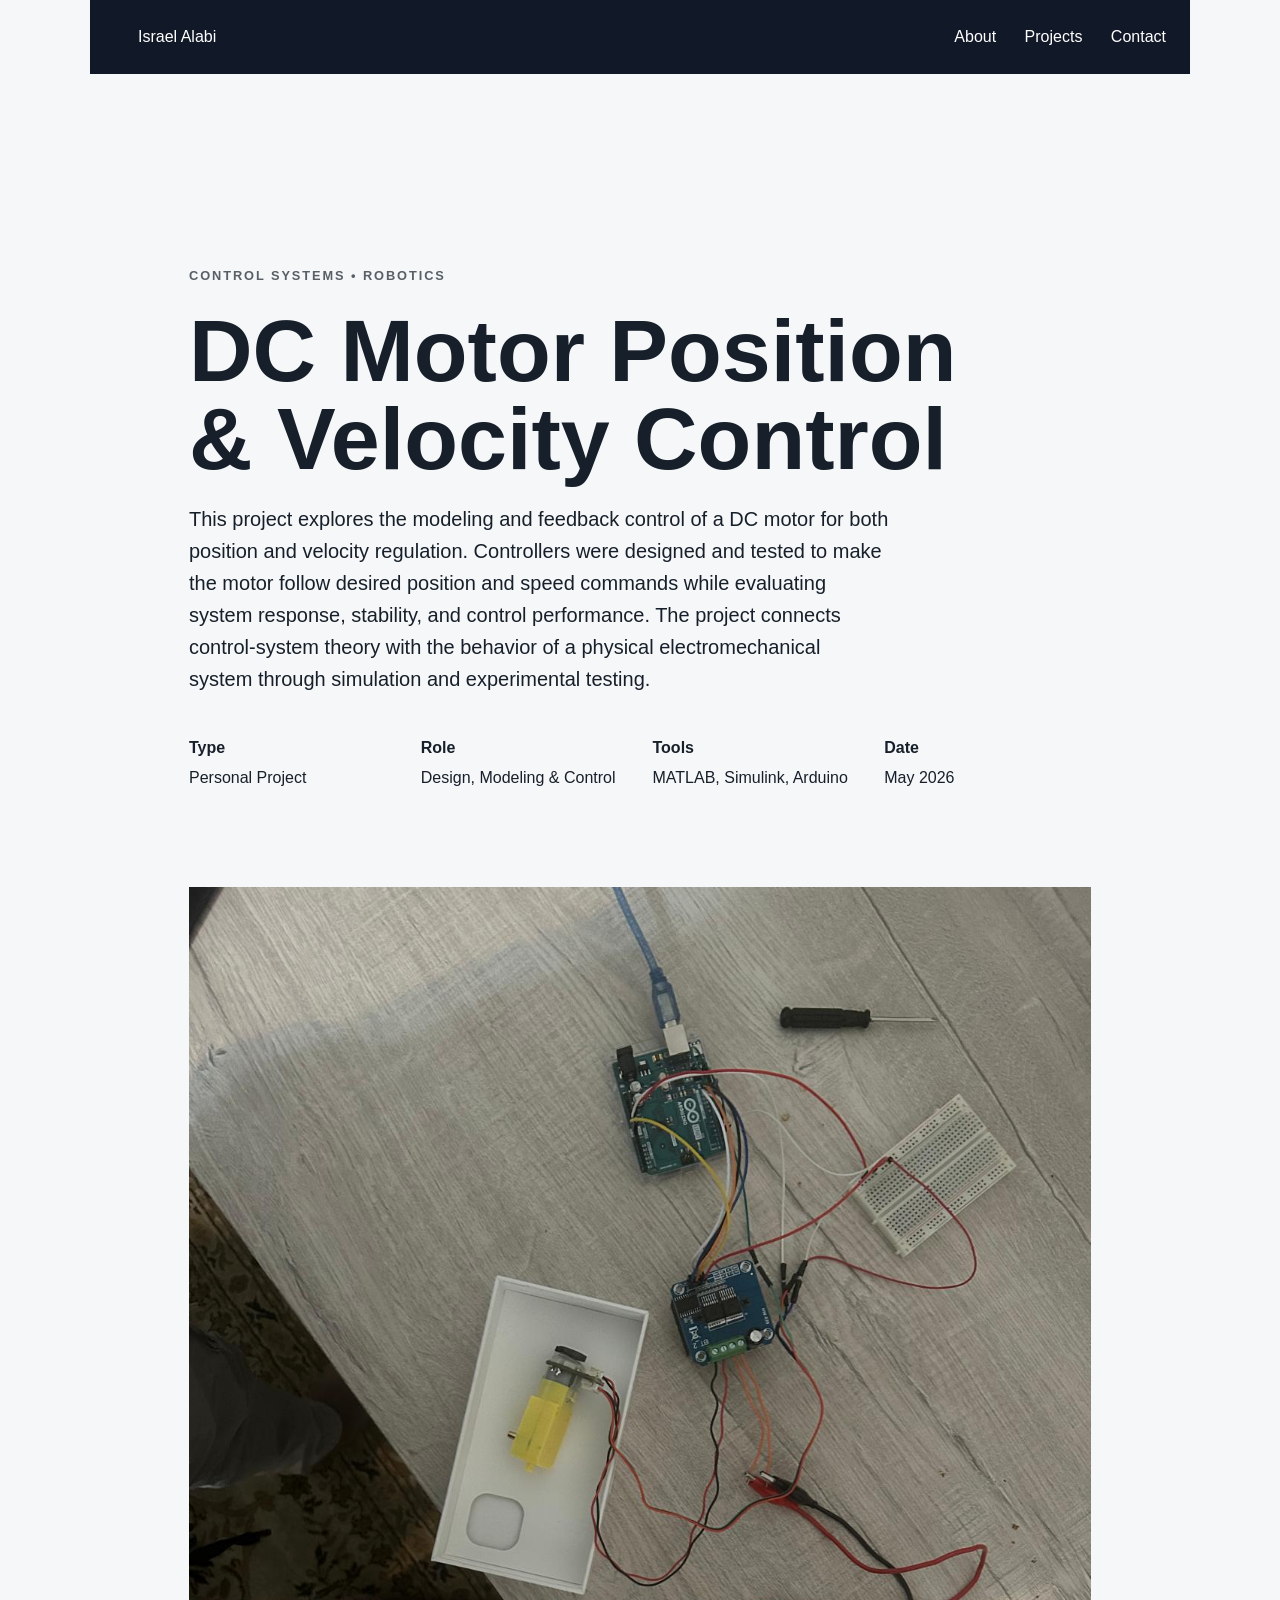
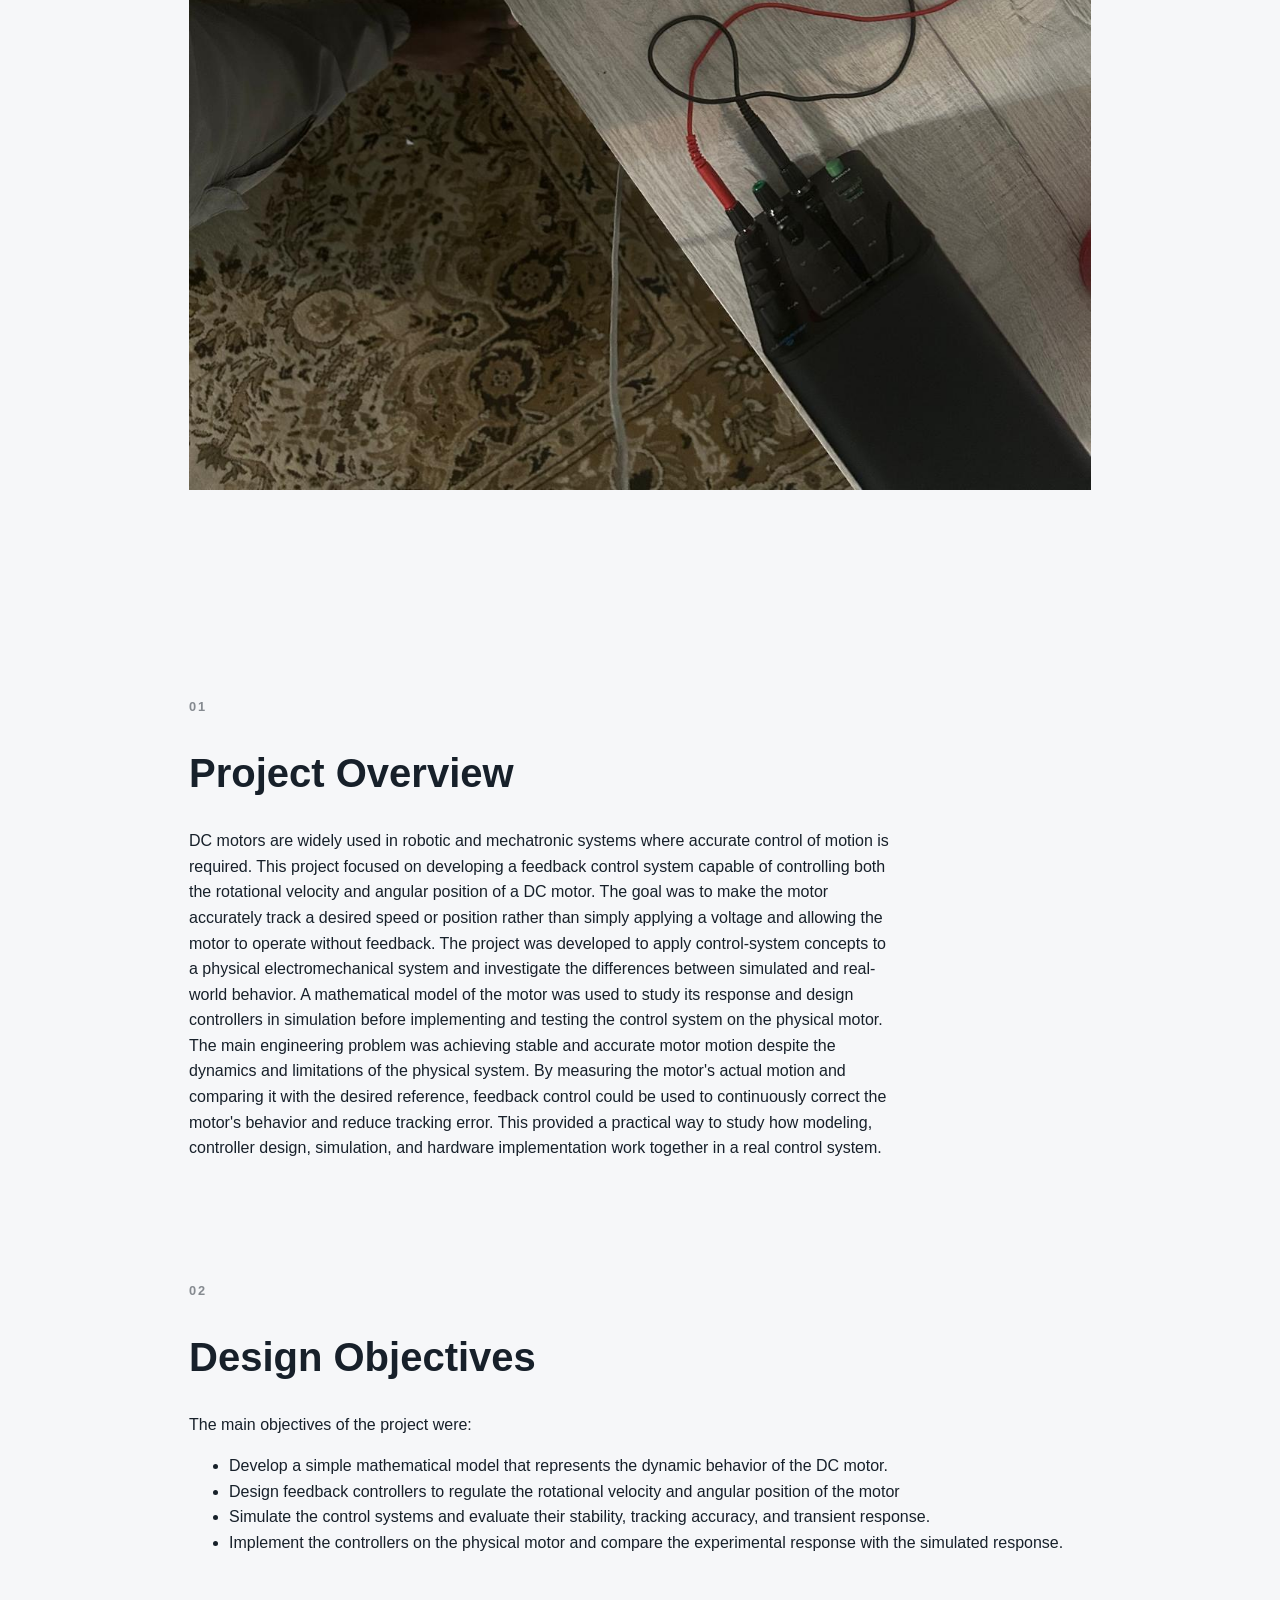
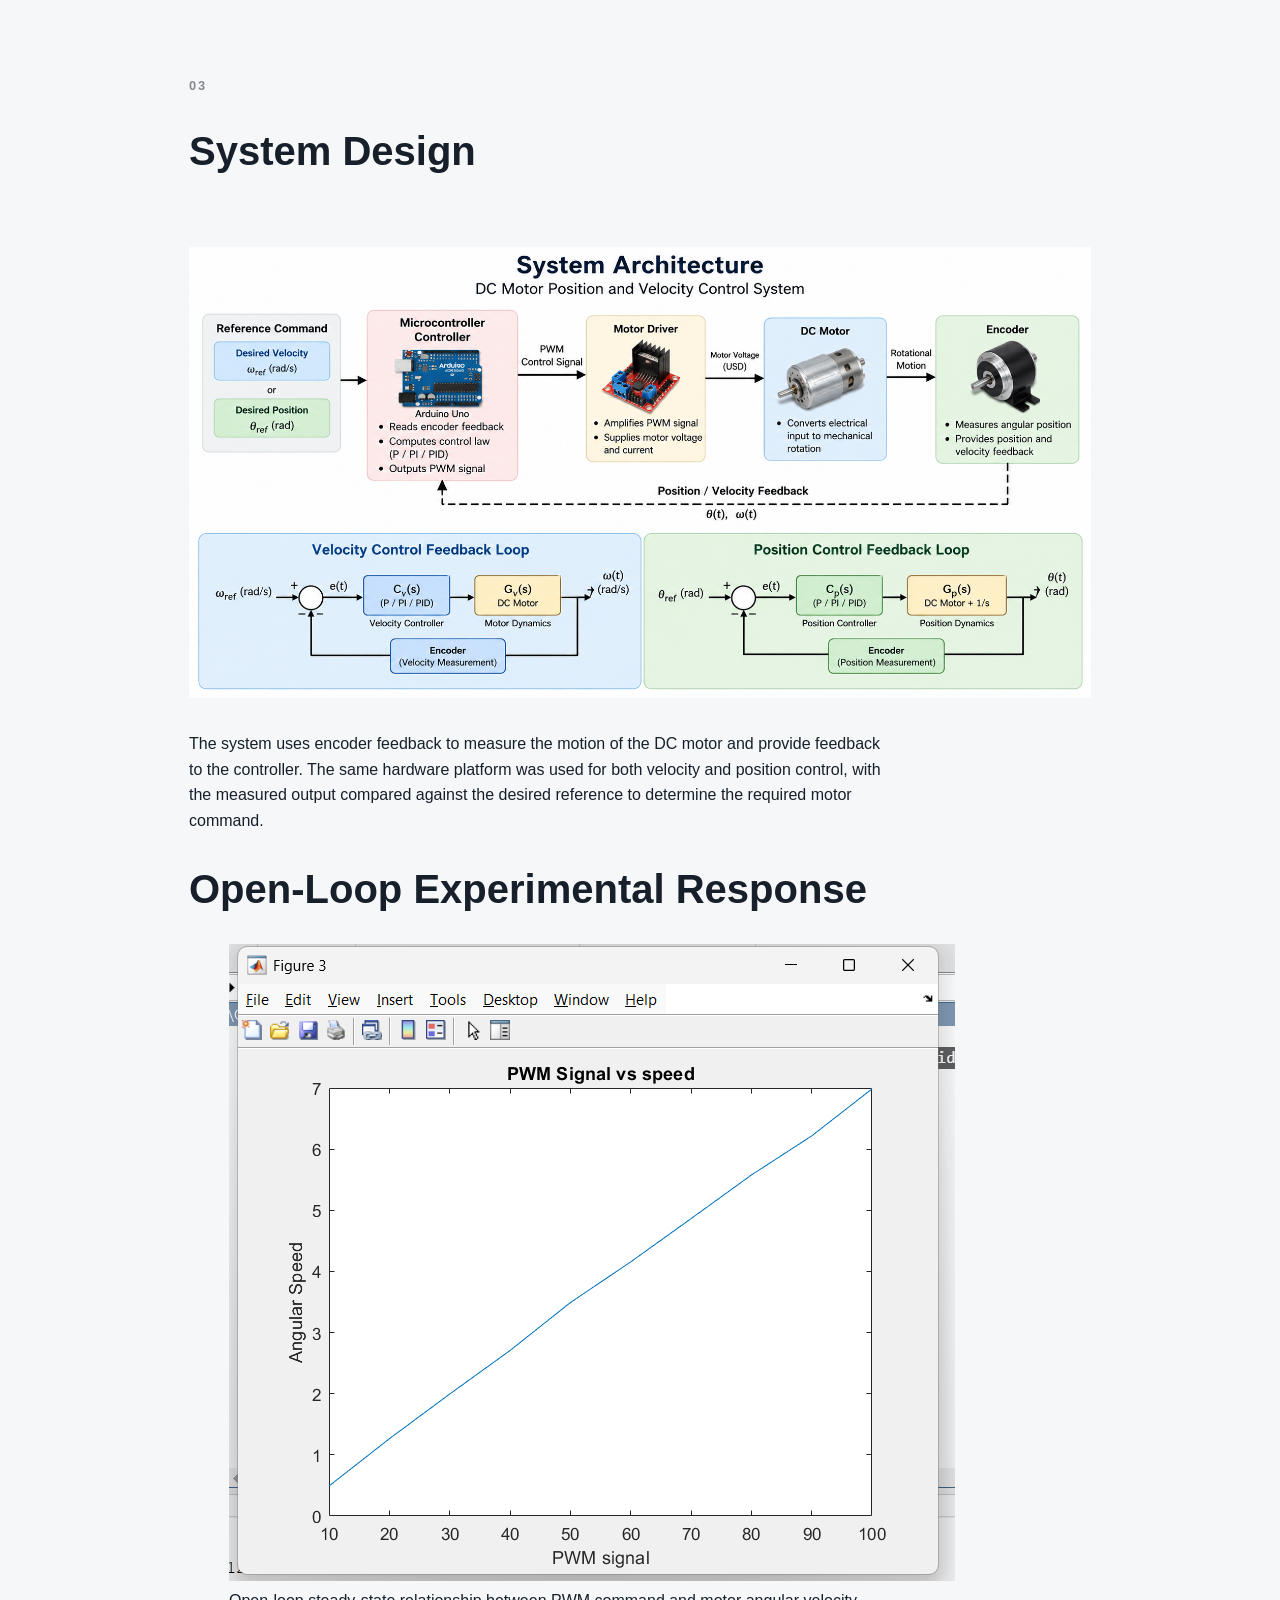
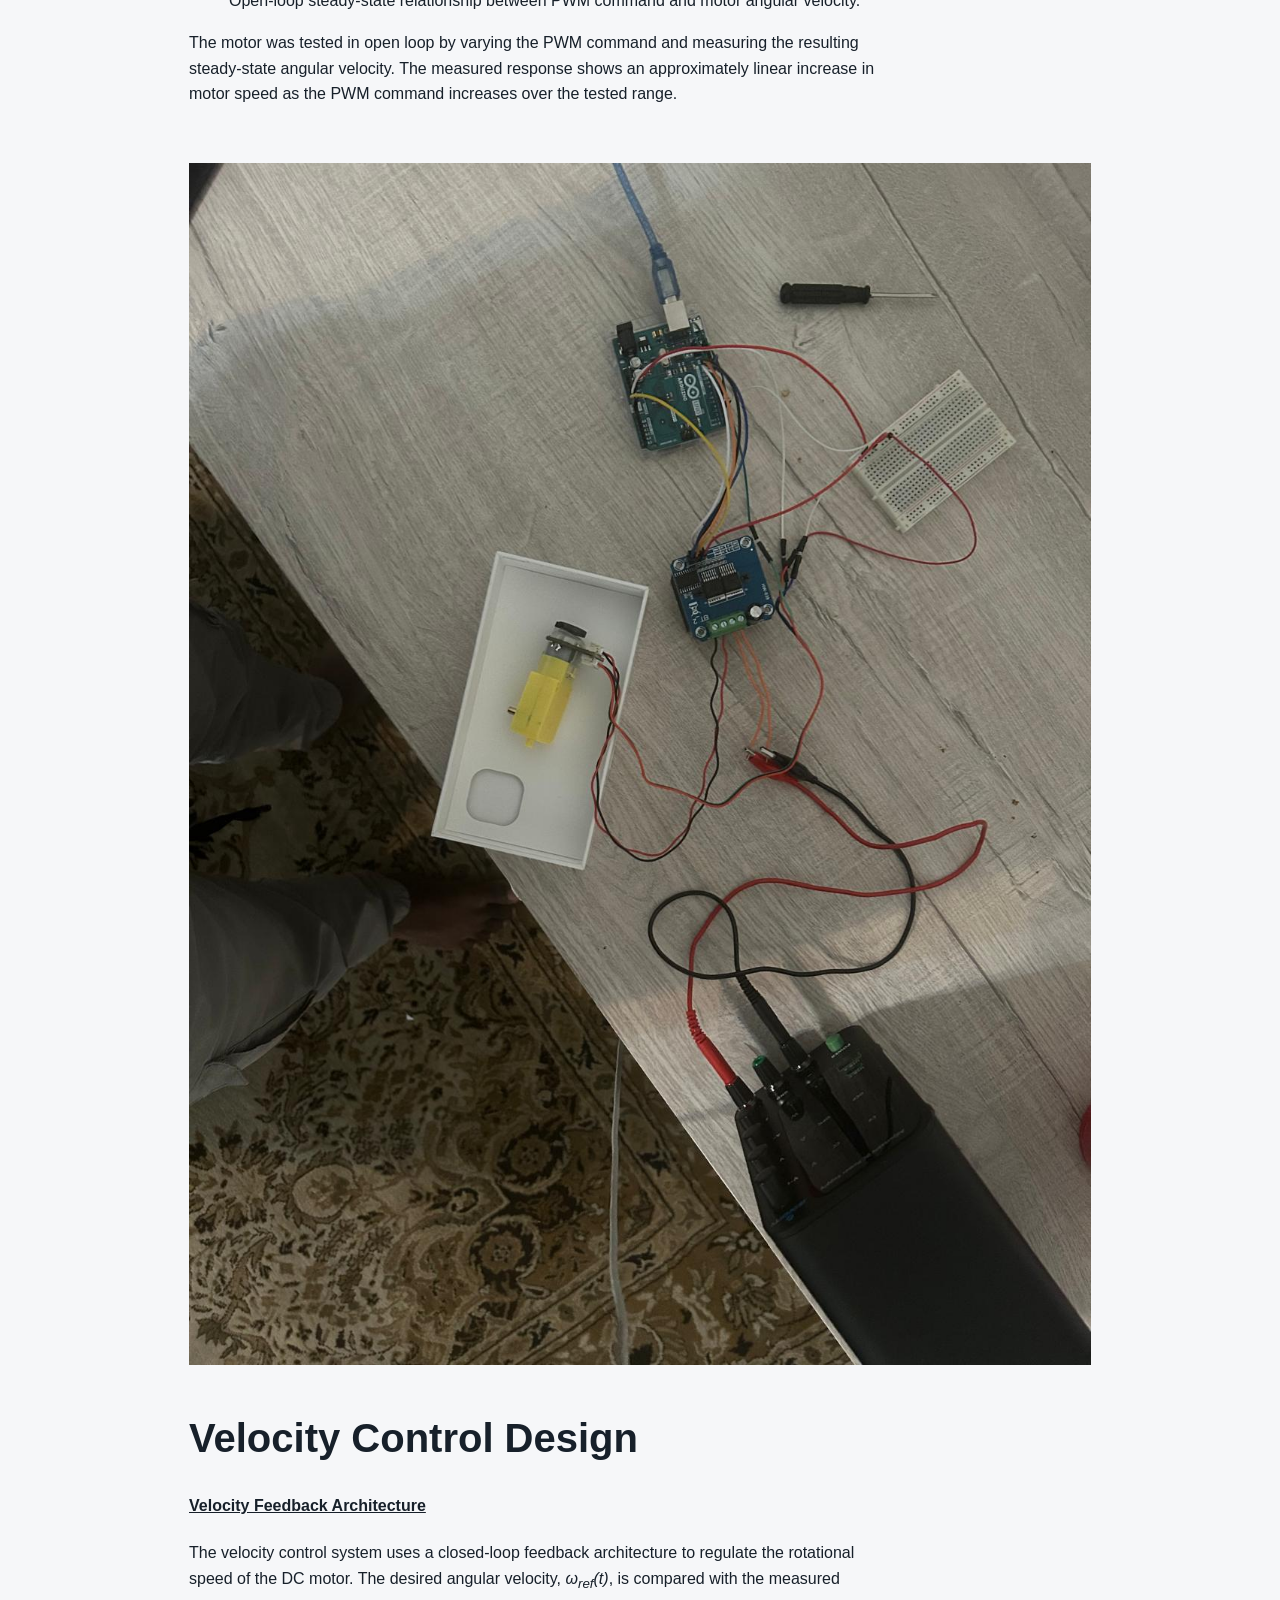
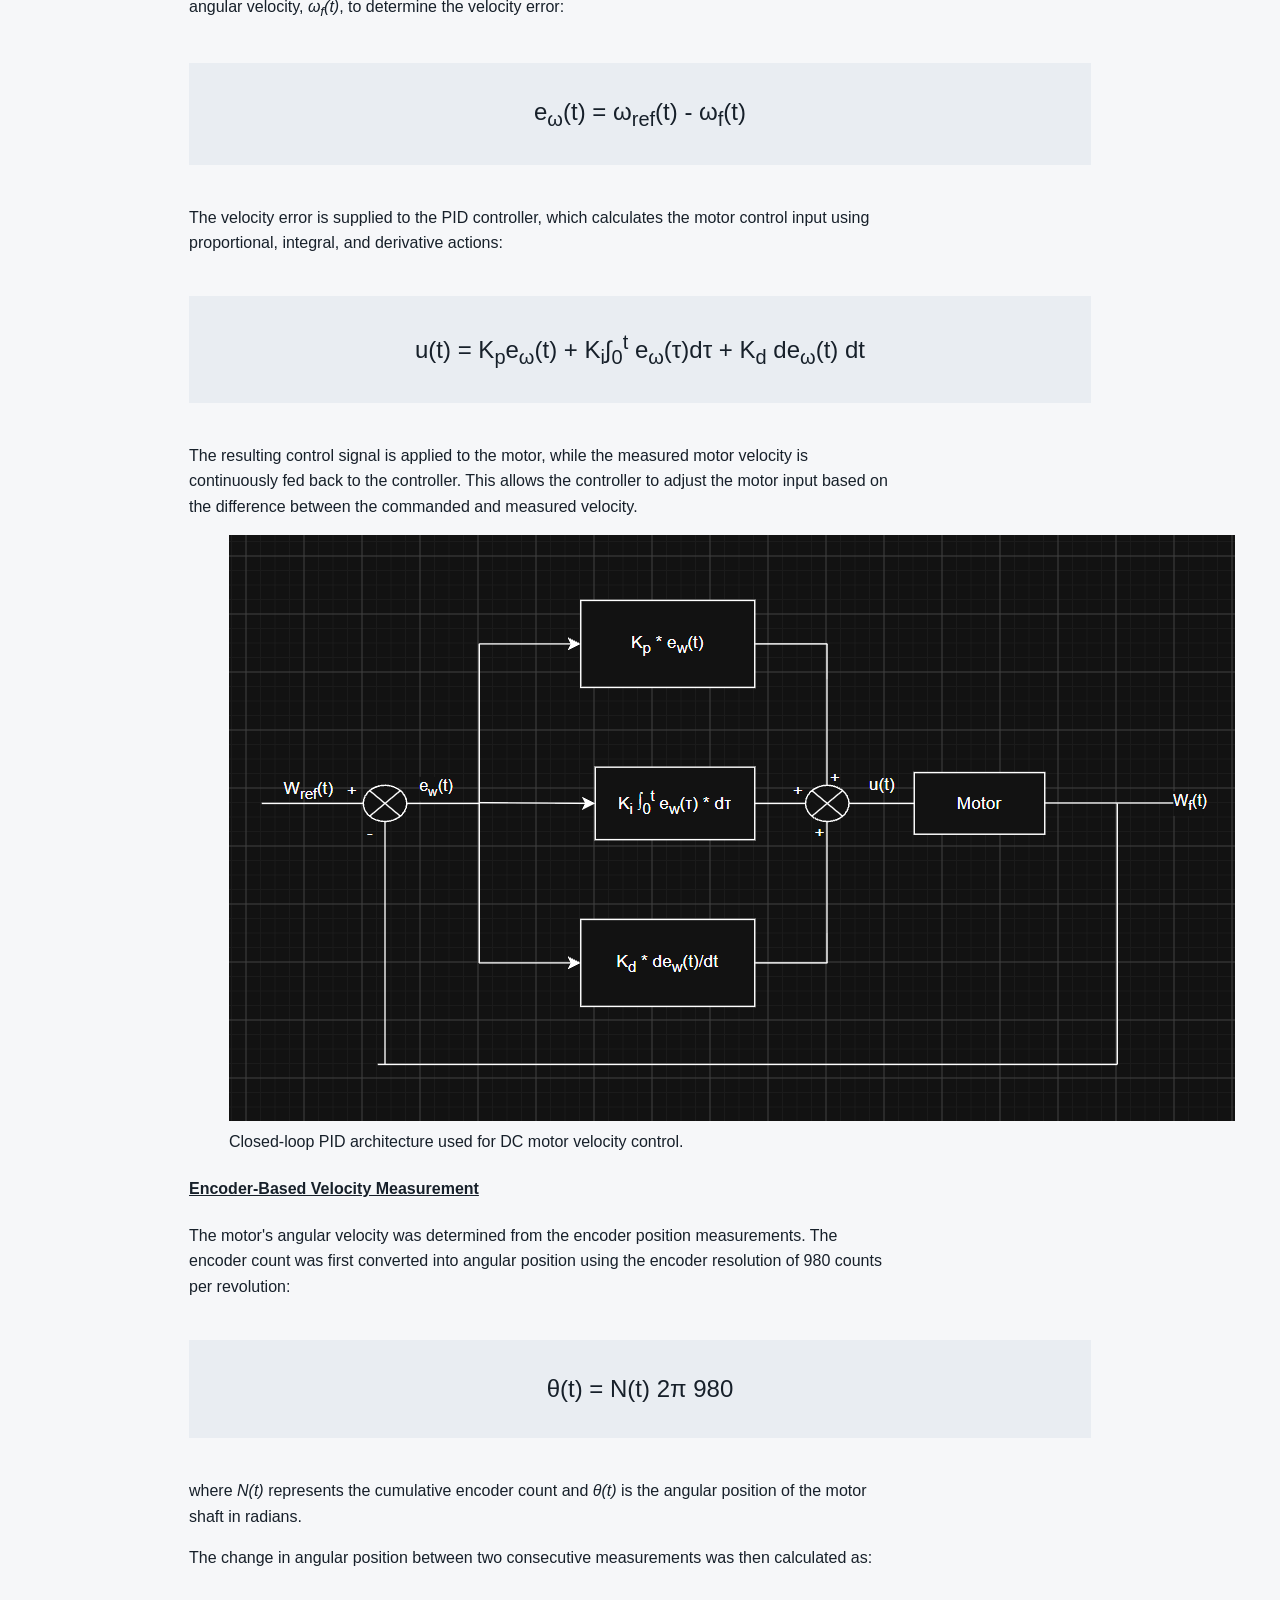
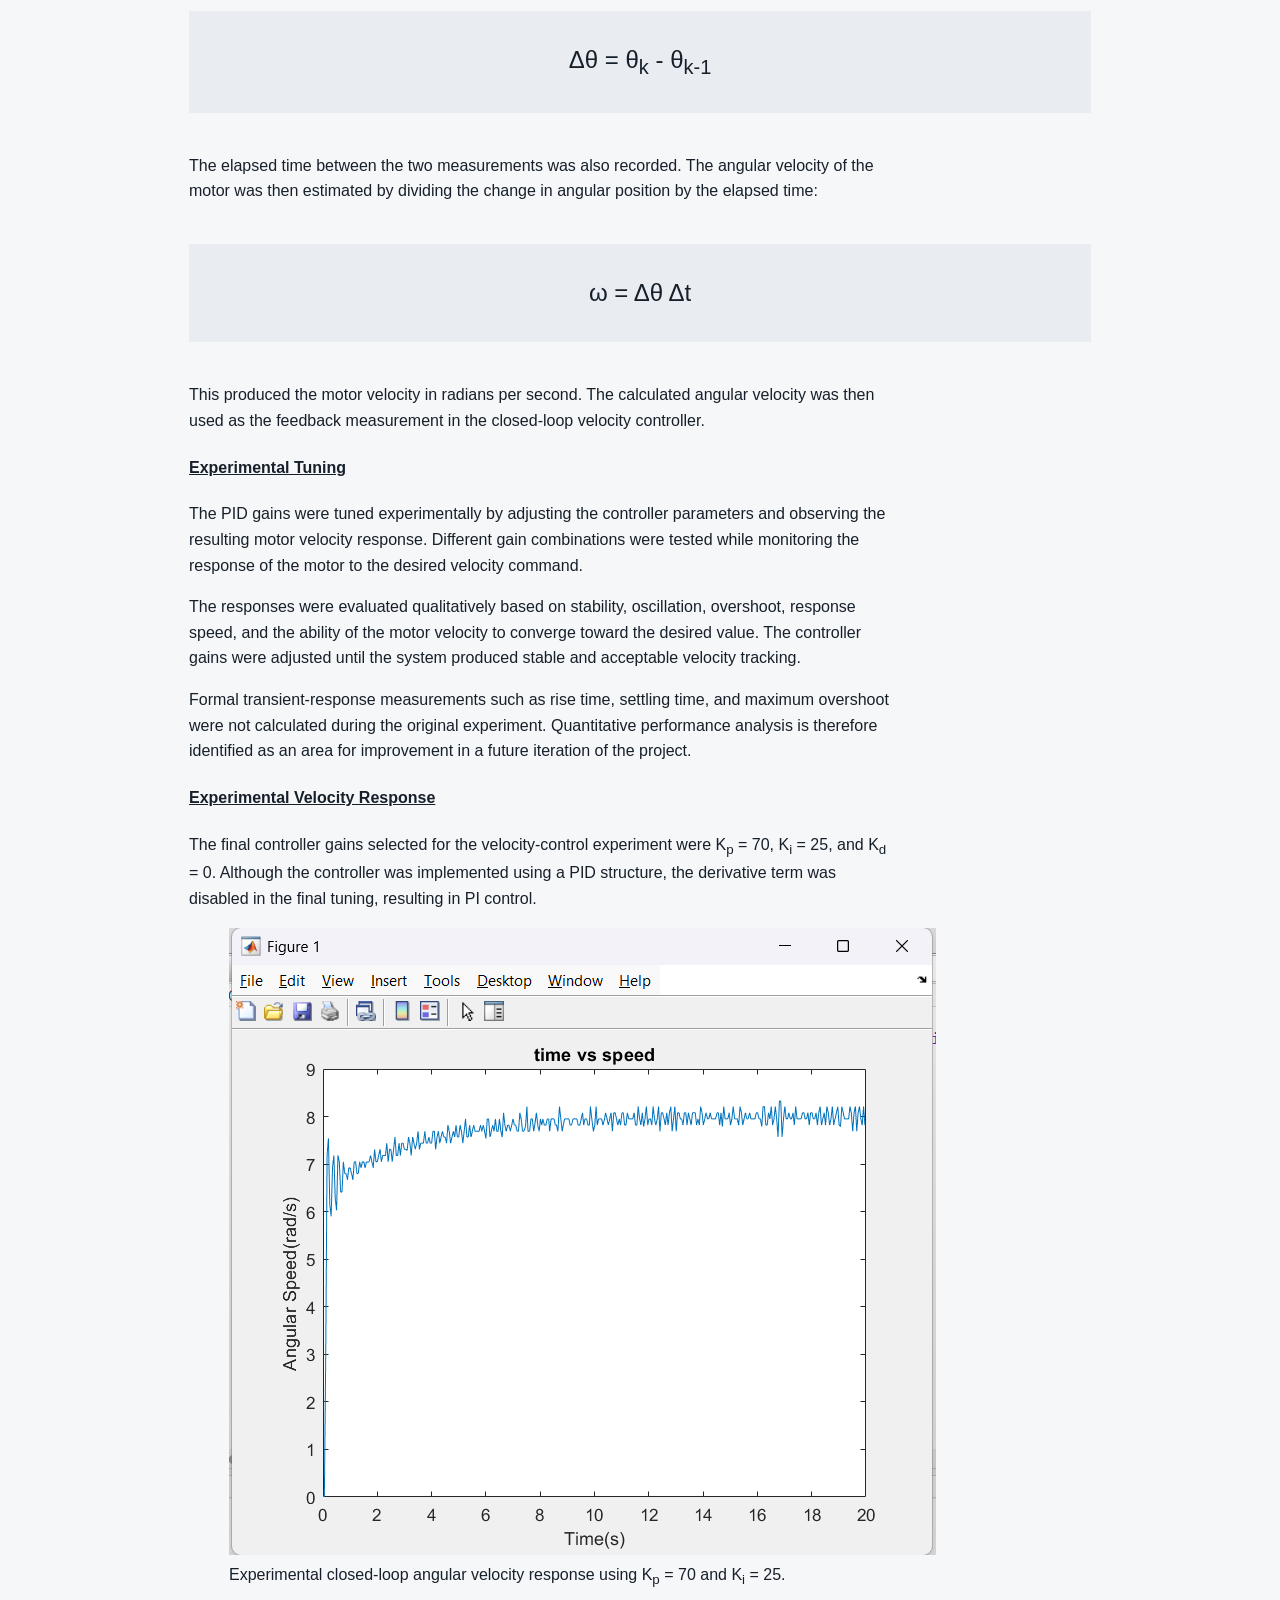
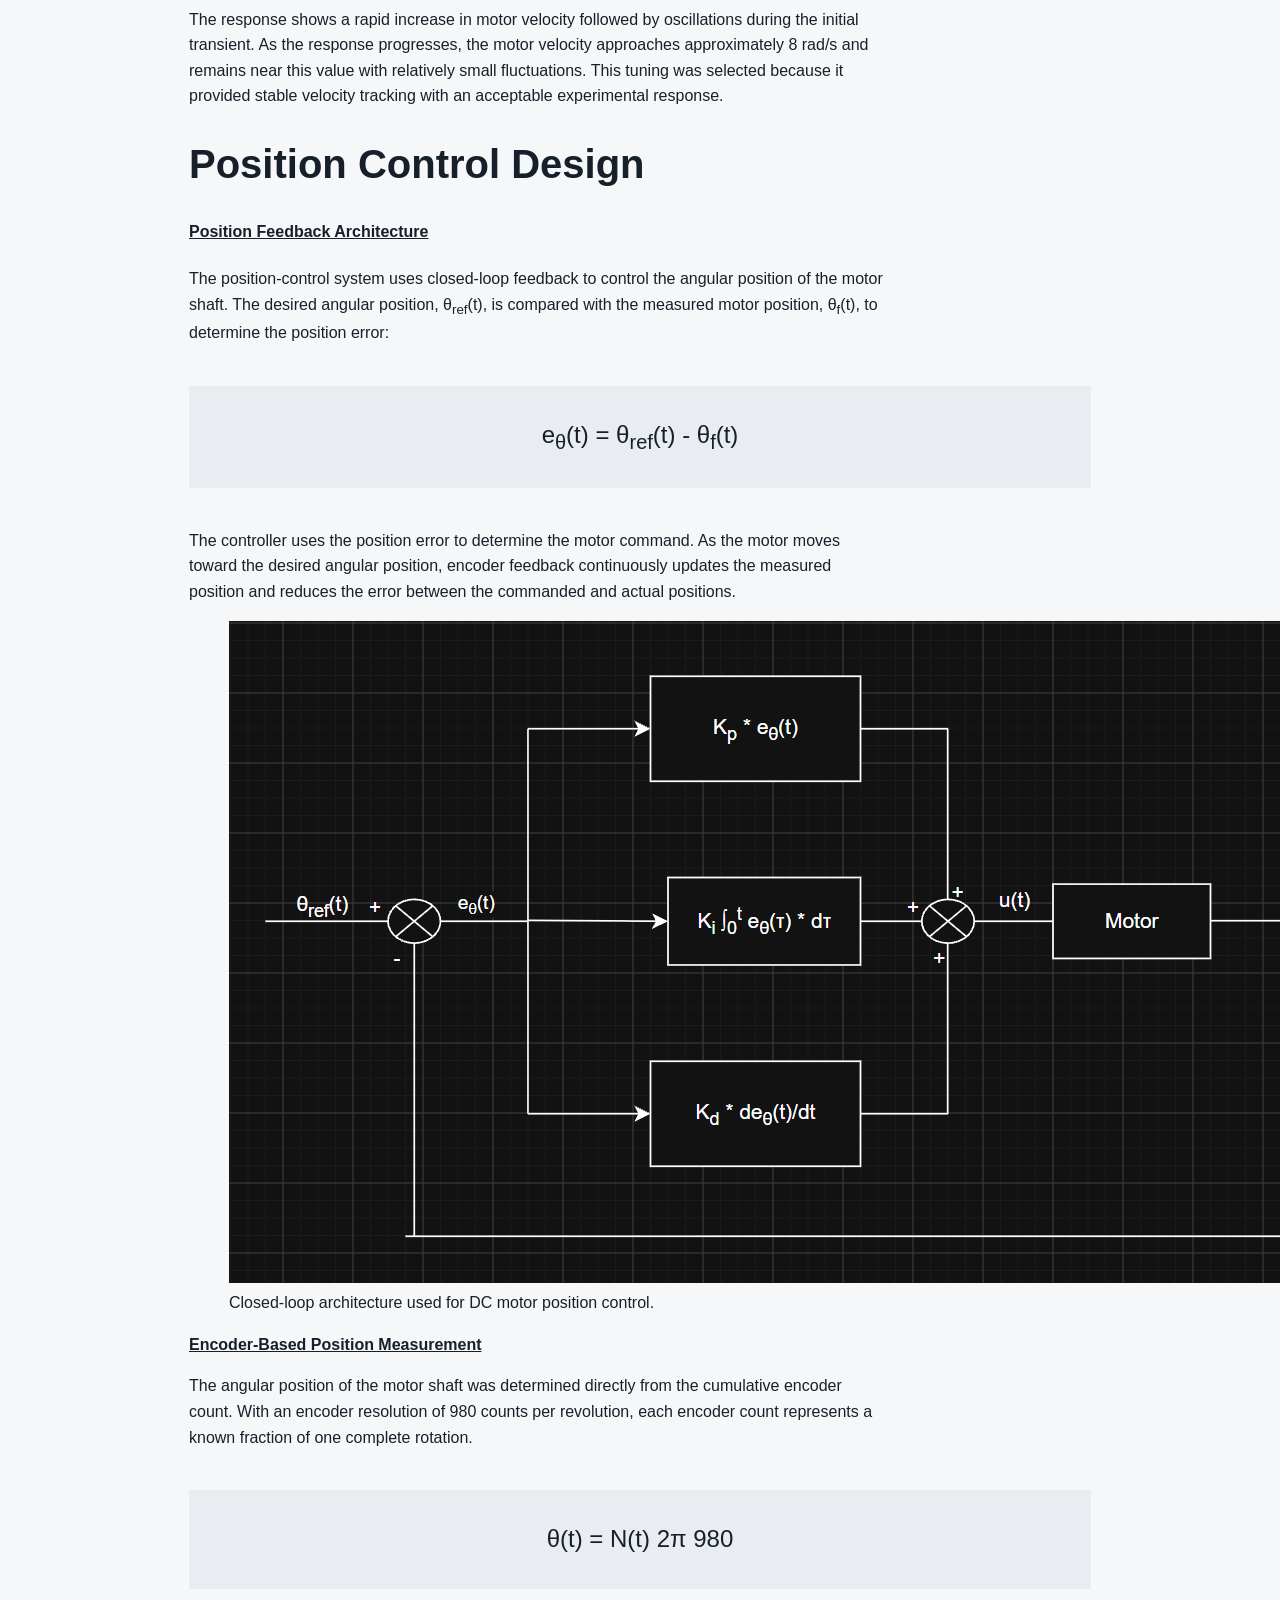
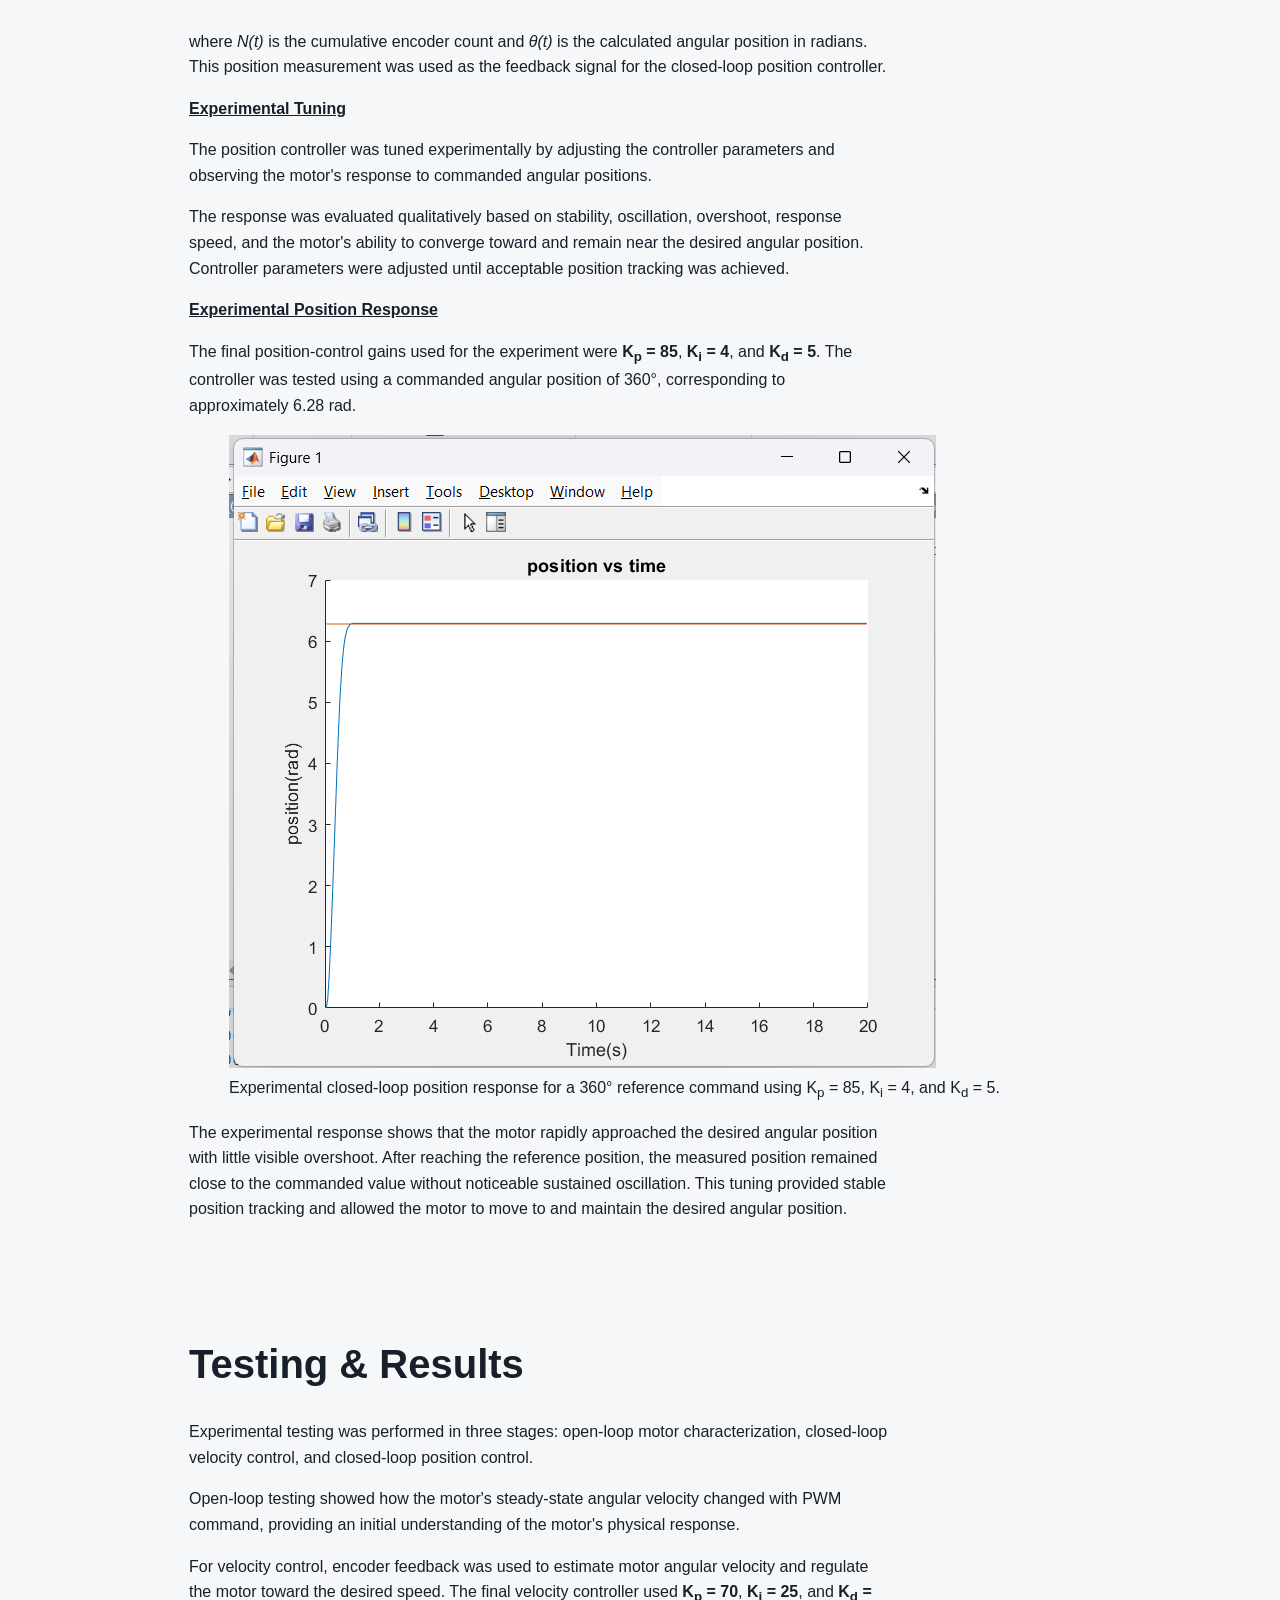
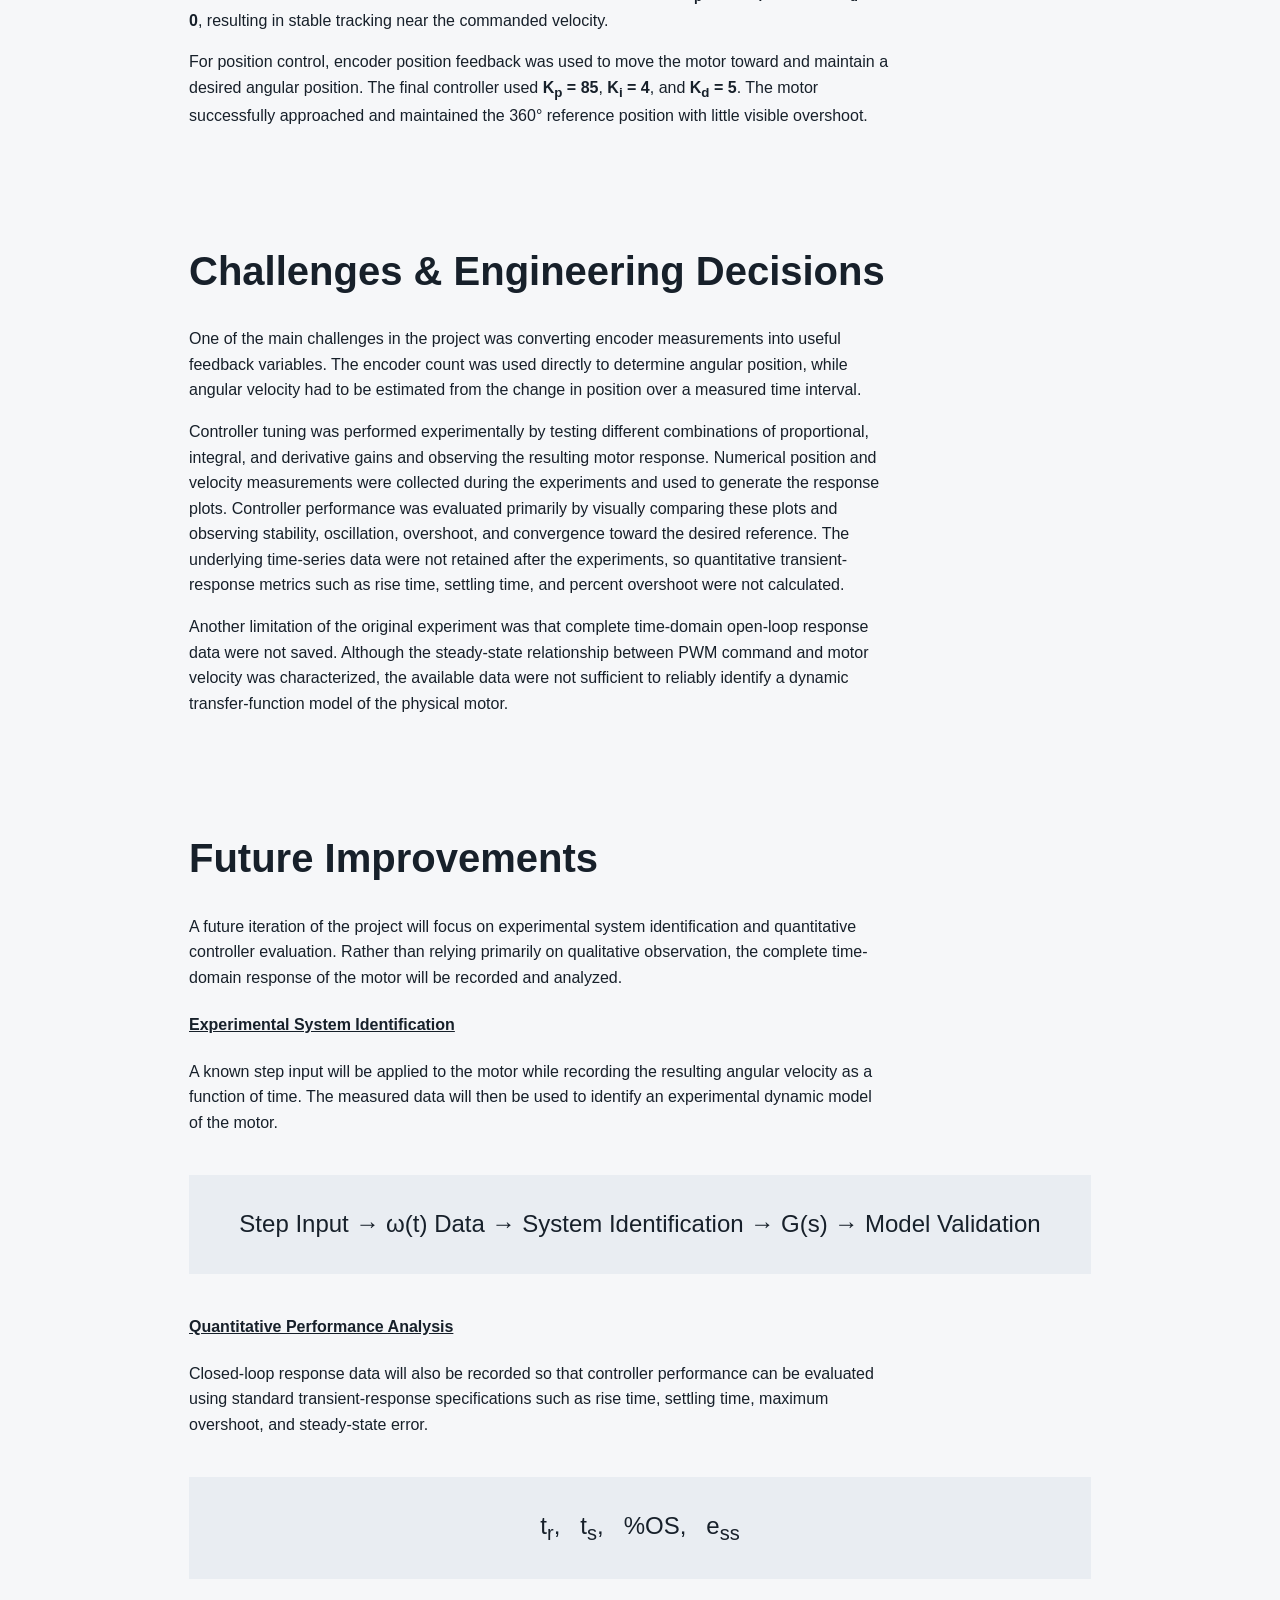
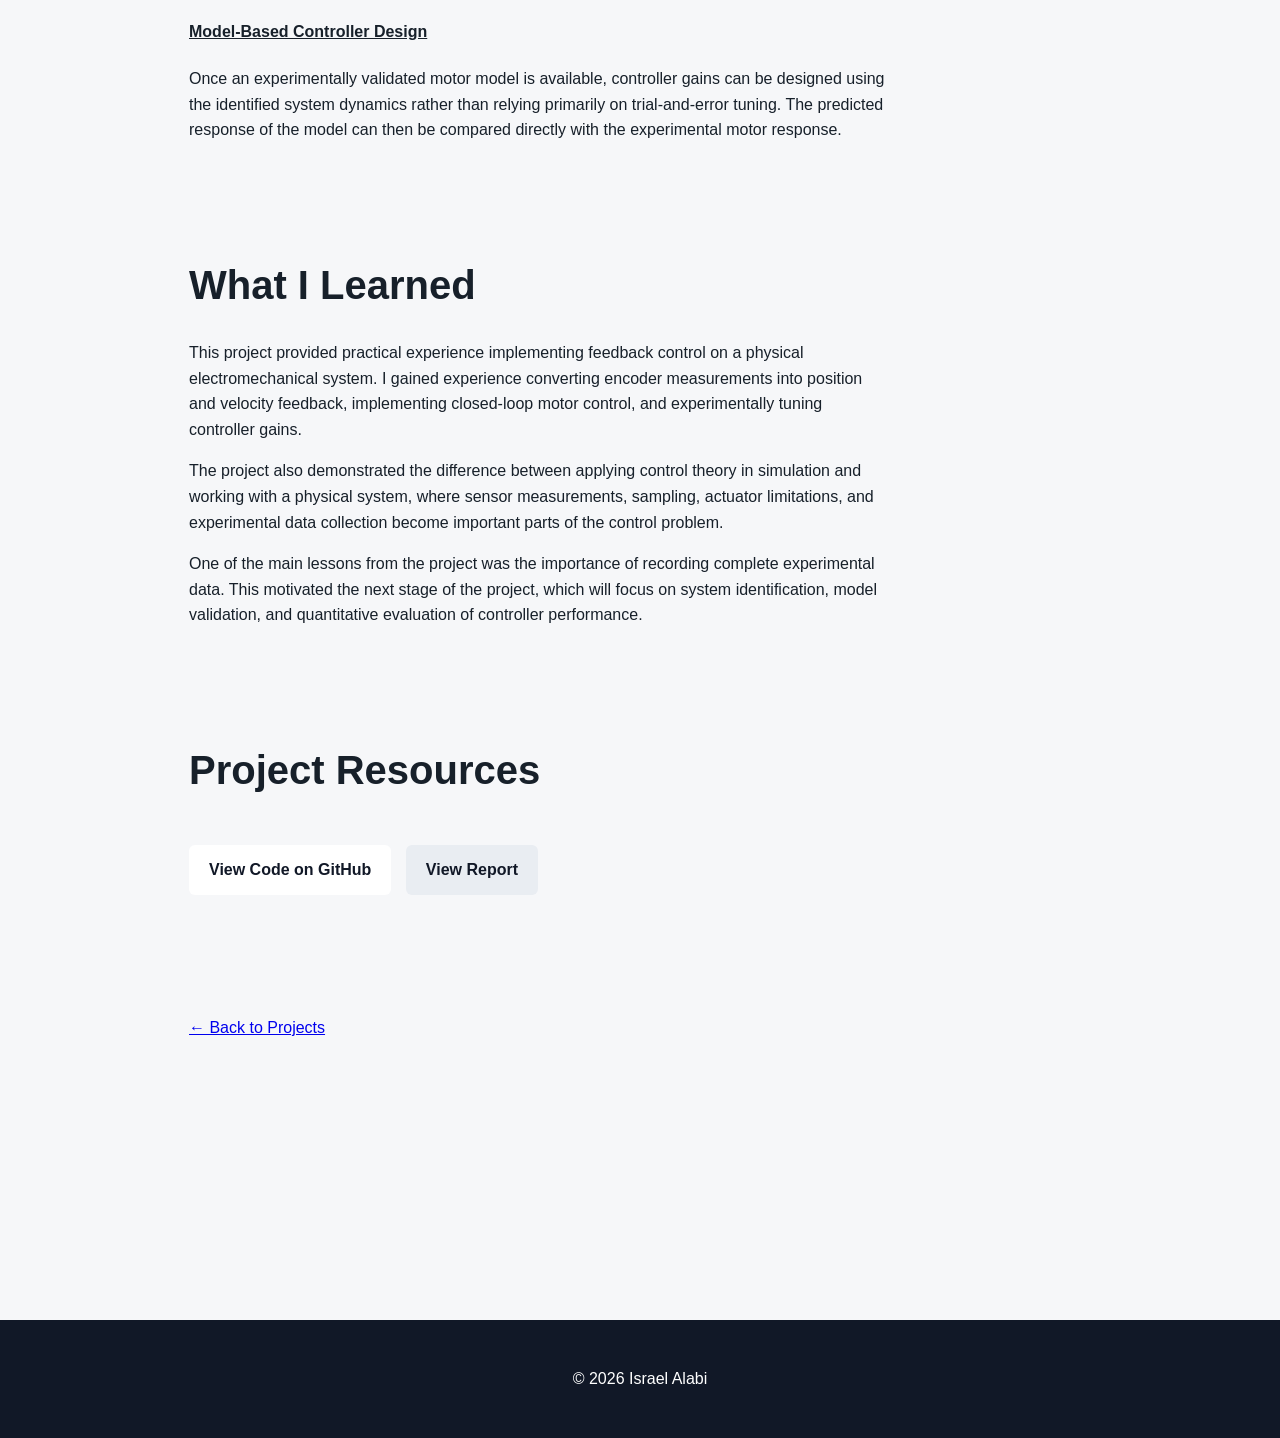
<file: project_website/Motor_control.html>
<!DOCTYPE html>
<html lang="en">

<head>
    <meta charset="UTF-8">
    <meta name="viewport" content="width=device-width, initial-scale=1.0">

    <title>Project Name | Israel Alabi</title>

    <!-- Because this file is inside /projects, ../ goes back to the root -->
    <link rel="stylesheet" href="../css/style.css">
</head>


<body>

    <!-- =========================
         NAVIGATION
    ========================== -->
    <nav class="project-nav">

        <a href="../index.html" class="logo">
            Israel Alabi
        </a>

        <div>
            <a href="../index.html#about">About</a>
            <a href="../index.html#projects">Projects</a>
            <a href="../index.html#contact">Contact</a>
        </div>

    </nav>


    <main class="project-page">


        <!-- =========================
             PROJECT HERO
        ========================== -->
        <section class="project-hero">

            <p class="eyebrow">
                CONTROL SYSTEMS • ROBOTICS
            </p>

            <h1>
                DC Motor Position & Velocity Control
            </h1>

            <p class="project-summary">
                This project explores the modeling and feedback control of a DC motor for both position and velocity regulation. Controllers were designed and tested to make the motor follow desired position and speed commands while evaluating system response, stability, and control performance. The project connects control-system theory with the behavior of a physical electromechanical system through simulation and experimental testing.
            </p>


            <!-- Project information -->
            <div class="project-info">

                <div>
                    <strong>Type</strong>
                    <p>Personal Project</p>
                </div>

                <div>
                    <strong>Role</strong>
                    <p>Design, Modeling & Control</p>
                </div>

                <div>
                    <strong>Tools</strong>
                    <p>MATLAB, Simulink, Arduino</p>
                </div>

                <div>
                    <strong>Date</strong>
                    <p>May 2026</p>
                </div>

            </div>


            <!-- Main project image -->
            <img
                src="../images/Motor control images/motor_wiring .jpeg"
                alt="Project Name"
                class="project-main-image"
            >
            

        </section>



        <!-- =========================
             PROJECT OVERVIEW
        ========================== -->
        <section class="project-section">

            <p class="section-number">01</p>

            <h2><b>Project Overview</b></h2>

            <p>
            DC motors are widely used in robotic and mechatronic systems where accurate control of motion is required. This project focused on developing a feedback control system capable of controlling both the rotational velocity and angular position of a DC motor. The goal was to make the motor accurately track a desired speed or position rather than simply applying a voltage and allowing the motor to operate without feedback.
The project was developed to apply control-system concepts to a physical electromechanical system and investigate the differences between simulated and real-world behavior. A mathematical model of the motor was used to study its response and design controllers in simulation before implementing and testing the control system on the physical motor.
The main engineering problem was achieving stable and accurate motor motion despite the dynamics and limitations of the physical system. By measuring the motor's actual motion and comparing it with the desired reference, feedback control could be used to continuously correct the motor's behavior and reduce tracking error. This provided a practical way to study how modeling, controller design, simulation, and hardware implementation work together in a real control system.
            </p>

        </section>



        <!-- =========================
             OBJECTIVES
        ========================== -->
        <section class="project-section">

            <p class="section-number">02</p>

            <h2><b>Design Objectives</b></h2>

            <p>
                The main objectives of the project were:
            </p>

            <ul>
                <li>Develop a simple mathematical model that represents the dynamic behavior of the DC motor.</li>
                <li>Design feedback controllers to regulate the rotational velocity and angular position of the motor</li>
                <li>Simulate the control systems and evaluate their stability, tracking accuracy, and transient response.</li>
                <li>Implement the controllers on the physical motor and compare the experimental response with the simulated response.</li>
            </ul>

        </section>



        <!-- =========================
             SYSTEM DESIGN
        ========================== -->
        <section class="project-section">

            <p class="section-number">03</p>

            <h2><b>System Design</b></h2>
             <img
                src="../images/Motor control images/DC Motor Control System Architecture.png"
                alt="System architecture diagram"
                class="project-image"
            >

            <p>
                The system uses encoder feedback to measure the motion of the DC motor and provide feedback to the controller. The same hardware platform was used for both velocity and position control, with the measured output compared against the desired reference to determine the required motor command.
            <h2>
              <b>Open-Loop Experimental Response</b>
            </h2>
            <figure class="project-figure">
                <img
                    src="../images/Motor control images/open_loop_response.png"
                    alt="Open-loop PWM command versus steady-state motor angular velocity"
                >

                <figcaption>
                Open-loop steady-state relationship between PWM command and motor
                angular velocity.
                </figcaption>
            </figure>

            <p>
                The motor was tested in open loop by varying the PWM command and
                measuring the resulting steady-state angular velocity. The measured
                response shows an approximately linear increase in motor speed as the
                PWM command increases over the tested range.
            </p>



            <img
                src="../images/Motor control images/motor_wiring .jpeg"
                alt="Project Name"
                class="project-main-image"
            >
            
            <h2>
              <b>Velocity Control Design</b>
            </h2>
            <h4>
             <b><u>Velocity Feedback Architecture</u></b>
            </h4>
             <p>
            The velocity control system uses a closed-loop feedback architecture
            to regulate the rotational speed of the DC motor. The desired angular
            velocity, <em>&omega;<sub>ref</sub>(t)</em>, is compared with the measured
            angular velocity, <em>&omega;<sub>f</sub>(t)</em>, to determine the
            velocity error:
        </p>
         <div class="equation">
            e<sub>&omega;</sub>(t)
            =
            &omega;<sub>ref</sub>(t)
            -
            &omega;<sub>f</sub>(t)
        </div>

        <p>
            The velocity error is supplied to the PID controller, which calculates
            the motor control input using proportional, integral, and derivative
            actions:
        </p>
          <div class="equation">
            u(t) =
            K<sub>p</sub>e<sub>&omega;</sub>(t)
            +
            K<sub>i</sub>&int;<sub>0</sub><sup>t</sup>
            e<sub>&omega;</sub>(&tau;)d&tau;
            +
            K<sub>d</sub>
            <span class="fraction">
                <span>de<sub>&omega;</sub>(t)</span>
                <span>dt</span>
            </span>
        </div>

        <p>
            The resulting control signal is applied to the motor, while the
            measured motor velocity is continuously fed back to the controller.
            This allows the controller to adjust the motor input based on the
            difference between the commanded and measured velocity.
        </p>

        <!-- Velocity Control Block Diagram -->
        <figure class="project-figure">
            <img
                src="../images/Motor control images/velocity_control_ loop.png"
                alt="Closed-loop PID block diagram for DC motor velocity control"
            >
            <figcaption>
                Closed-loop PID architecture used for DC motor
                velocity control.
            </figcaption>
        </figure>

        <div class="project-subsection"></div>
        <h4>
            <b><u>Encoder-Based Velocity Measurement</u></b>
        </h4>

         <p>
        The motor's angular velocity was determined from the encoder position
        measurements. The encoder count was first converted into angular
        position using the encoder resolution of 980 counts per revolution:
        </p>
        
        <div class="equation">
            &theta;(t) =
            N(t)
            <span class="fraction">
                <span>2&pi;</span>
                <span>980</span>
            </span>
        </div>
        <p>
            where <em>N(t)</em> represents the cumulative encoder count and
            <em>&theta;(t)</em> is the angular position of the motor shaft in radians.
        </p>

        <p>
            The change in angular position between two consecutive measurements was
            then calculated as:
        </p>

        <div class="equation">
            &Delta;&theta; =
            &theta;<sub>k</sub> -
            &theta;<sub>k-1</sub>
        </div>        
        <p>
        The elapsed time between the two measurements was also recorded.
        The angular velocity of the motor was then estimated by dividing the
        change in angular position by the elapsed time:
        </p>

        <div class="equation">
            &omega; =
            <span class="fraction">
                <span>&Delta;&theta;</span>
                <span>&Delta;t</span>
            </span>
        </div>

        <p>
            This produced the motor velocity in radians per second. The calculated
            angular velocity was then used as the feedback measurement in the
            closed-loop velocity controller.
        </p>

        <h4>
             <b><u>Experimental Tuning</u></b>
        </h4>

        <p>
        The PID gains were tuned experimentally by adjusting the controller
        parameters and observing the resulting motor velocity response.
        Different gain combinations were tested while monitoring the response
        of the motor to the desired velocity command.
        </p>

        <p>
            The responses were evaluated qualitatively based on stability,
            oscillation, overshoot, response speed, and the ability of the motor
            velocity to converge toward the desired value. The controller gains
            were adjusted until the system produced stable and acceptable velocity
            tracking.
        </p>

        <p>
            Formal transient-response measurements such as rise time, settling
            time, and maximum overshoot were not calculated during the original
            experiment. Quantitative performance analysis is therefore identified
            as an area for improvement in a future iteration of the project.
        </p>

        <h4>
             <b><u>Experimental Velocity Response</u></b>
        </h4>

         <p>
        The final controller gains selected for the velocity-control experiment
        were K<sub>p</sub> = 70, K<sub>i</sub> = 25, and
        K<sub>d</sub> = 0. Although the controller was implemented using a PID
        structure, the derivative term was disabled in the final tuning,
        resulting in PI control.
        </p>

        <figure class="project-figure">
            <img
                src="../images/Motor control images/P_I_D(70,25,0)_final_velocity_response.png"
                alt="Experimental angular velocity response of the DC motor using PI control"
            >

            <figcaption>
                Experimental closed-loop angular velocity response using
                K<sub>p</sub> = 70 and K<sub>i</sub> = 25.
            </figcaption>
        </figure>

        <p>
            The response shows a rapid increase in motor velocity followed by
            oscillations during the initial transient. As the response progresses,
            the motor velocity approaches approximately 8 rad/s and remains near
            this value with relatively small fluctuations. This tuning was selected
            because it provided stable velocity tracking with an acceptable
            experimental response.
        </p>


        </div>
            <h2>
              <b>Position Control Design</b>
            </h2>

            <h4>
             <b><u>Position Feedback Architecture</u></b>
            </h4>

            <p>
                The position-control system uses closed-loop feedback to control the
                angular position of the motor shaft. The desired angular position,
                &theta;<sub>ref</sub>(t), is compared with the measured motor position,
                &theta;<sub>f</sub>(t), to determine the position error:
            </p>

            <div class="equation">
                e<sub>&theta;</sub>(t)
                =
                &theta;<sub>ref</sub>(t)
                -
                &theta;<sub>f</sub>(t)
            </div>

            <p>
                The controller uses the position error to determine the motor command.
                As the motor moves toward the desired angular position, encoder feedback
                continuously updates the measured position and reduces the error between
                the commanded and actual positions.
            </p>

            <figure class="project-figure">
                <img
                    src="../images/Motor control images/position_control_loop.png"
                    alt="Closed-loop block diagram for DC motor position control"
                >

                <figcaption>
                    Closed-loop architecture used for DC motor position control.
                </figcaption>
            </figure>

            <b><u>Encoder-Based Position Measurement</u></b>
            <p>
                The angular position of the motor shaft was determined directly from
                the cumulative encoder count. With an encoder resolution of 980 counts
                per revolution, each encoder count represents a known fraction of one
                complete rotation.
            </p>

            <div class="equation">
                &theta;(t)
                =
                N(t)
                <span class="fraction">
                    <span>2&pi;</span>
                    <span>980</span>
                </span>
            </div>

            <p>
                where <em>N(t)</em> is the cumulative encoder count and
                <em>&theta;(t)</em> is the calculated angular position in radians.
                This position measurement was used as the feedback signal for the
                closed-loop position controller.
            </p>

            <b><u>Experimental Tuning</u></b>
             <p>
                The position controller was tuned experimentally by adjusting the
                controller parameters and observing the motor's response to commanded
                angular positions.
            </p>

            <p>
                The response was evaluated qualitatively based on stability,
                oscillation, overshoot, response speed, and the motor's ability to
                converge toward and remain near the desired angular position.
                Controller parameters were adjusted until acceptable position tracking
                was achieved.
            </p>

            <b><u>Experimental Position Response</u></b>
            <p>
                The final position-control gains used for the experiment were
                <strong>K<sub>p</sub> = 85</strong>,
                <strong>K<sub>i</sub> = 4</strong>, and
                <strong>K<sub>d</sub> = 5</strong>.
                The controller was tested using a commanded angular position of
                360&deg;, corresponding to approximately 6.28 rad.
            </p>

            <figure class="project-figure">
                <img
                    src="../images/Motor control images/PID(85,4,5)_360_final_postion_response.png"
                    alt="Experimental position response of the DC motor to a 360 degree reference command"
                >

                <figcaption>
                    Experimental closed-loop position response for a 360&deg;
                    reference command using
                    K<sub>p</sub> = 85,
                    K<sub>i</sub> = 4, and
                    K<sub>d</sub> = 5.
                </figcaption>
            </figure>

            <p>
                The experimental response shows that the motor rapidly approached the
                desired angular position with little visible overshoot. After reaching
                the reference position, the measured position remained close to the
                commanded value without noticeable sustained oscillation. This tuning
                provided stable position tracking and allowed the motor to move to and
                maintain the desired angular position.
            </p>



        </section>



    <section id="testing-results" class="project-section">

    <h2><b>Testing & Results</b></h2>

    <p>
        Experimental testing was performed in three stages: open-loop motor
        characterization, closed-loop velocity control, and closed-loop
        position control.
    </p>

    <p>
        Open-loop testing showed how the motor's steady-state angular velocity
        changed with PWM command, providing an initial understanding of the
        motor's physical response.
    </p>

    <p>
        For velocity control, encoder feedback was used to estimate motor
        angular velocity and regulate the motor toward the desired speed.
        The final velocity controller used
        <strong>K<sub>p</sub> = 70</strong>,
        <strong>K<sub>i</sub> = 25</strong>, and
        <strong>K<sub>d</sub> = 0</strong>, resulting in stable tracking near
        the commanded velocity.
    </p>

    <p>
        For position control, encoder position feedback was used to move the
        motor toward and maintain a desired angular position. The final
        controller used
        <strong>K<sub>p</sub> = 85</strong>,
        <strong>K<sub>i</sub> = 4</strong>, and
        <strong>K<sub>d</sub> = 5</strong>. The motor successfully approached
        and maintained the 360&deg; reference position with little visible
        overshoot.
    </p>

    <section id="challenges" class="project-section">

    <h2><b>Challenges & Engineering Decisions</b></h2>

    <p>
        One of the main challenges in the project was converting encoder
        measurements into useful feedback variables. The encoder count was
        used directly to determine angular position, while angular velocity
        had to be estimated from the change in position over a measured time
        interval.
    </p>

    <p>
        Controller tuning was performed experimentally by testing different combinations of proportional, integral, and derivative gains and observing the resulting motor response. Numerical position and velocity measurements were collected during the experiments and used to generate the response plots. Controller performance was evaluated primarily by visually comparing these plots and observing stability, oscillation, overshoot, and convergence toward the desired reference. The underlying time-series data were not retained after the experiments, so quantitative transient-response metrics such as rise time, settling time, and percent overshoot were not calculated.
    </p>

    <p>
        Another limitation of the original experiment was that complete
        time-domain open-loop response data were not saved. Although the
        steady-state relationship between PWM command and motor velocity was
        characterized, the available data were not sufficient to reliably
        identify a dynamic transfer-function model of the physical motor.
    </p>

    </section>

    <section id="future-improvements" class="project-section">

    <h2><b>Future Improvements</b></h2>

    <p>
        A future iteration of the project will focus on experimental system
        identification and quantitative controller evaluation. Rather than
        relying primarily on qualitative observation, the complete
        time-domain response of the motor will be recorded and analyzed.
    </p>

    <h4><b><u>Experimental System Identification</u></b></h4>

    <p>
        A known step input will be applied to the motor while recording the
        resulting angular velocity as a function of time. The measured data
        will then be used to identify an experimental dynamic model of the
        motor.
    </p>

    <div class="equation">
        Step Input
        &rarr;
        &omega;(t) Data
        &rarr;
        System Identification
        &rarr;
        G(s)
        &rarr;
        Model Validation
    </div>

    <h4><b><u>Quantitative Performance Analysis</u></b></h4>

    <p>
        Closed-loop response data will also be recorded so that controller
        performance can be evaluated using standard transient-response
        specifications such as rise time, settling time, maximum overshoot,
        and steady-state error.
    </p>

    <div class="equation">
        t<sub>r</sub>,
        &nbsp;
        t<sub>s</sub>,
        &nbsp;
        %OS,
        &nbsp;
        e<sub>ss</sub>
    </div>

    <h4><b><u>Model-Based Controller Design</u></b></h4>

    <p>
        Once an experimentally validated motor model is available, controller
        gains can be designed using the identified system dynamics rather than
        relying primarily on trial-and-error tuning. The predicted response of
        the model can then be compared directly with the experimental motor
        response.
    </p>

    </section>

    <section id="lessons-learned" class="project-section">

    <h2><b>What I Learned</b></h2>

    <p>
        This project provided practical experience implementing feedback
        control on a physical electromechanical system. I gained experience
        converting encoder measurements into position and velocity feedback,
        implementing closed-loop motor control, and experimentally tuning
        controller gains.
    </p>

    <p>
        The project also demonstrated the difference between applying control
        theory in simulation and working with a physical system, where sensor
        measurements, sampling, actuator limitations, and experimental data
        collection become important parts of the control problem.
    </p>

    <p>
        One of the main lessons from the project was the importance of
        recording complete experimental data. This motivated the next stage
        of the project, which will focus on system identification, model
        validation, and quantitative evaluation of controller performance.
    </p>

    </section>


        <!-- =========================
             PROJECT LINKS
        ========================== -->
        <section class="project-section project-links">

            <h2>Project Resources</h2>

            <a href="#" class="button">
                View Code on GitHub
            </a>

            <a href="#" class="button secondary-button">
                View Report
            </a>

        </section>


        <!-- Return to homepage -->
        <a href="../index.html#projects" class="back-link">
            ← Back to Projects
        </a>


    </main>


    <footer>

        <p>
            © 2026 Israel Alabi
        </p>

    </footer>

</body>

</html>
</file>
<file: css/style.css>
* {
  box-sizing: border-box;
}

html {
  scroll-behavior: smooth;
}

body {
  margin: 0;
  font-family: Arial, Helvetica, sans-serif;
  line-height: 1.6;
  color: #17202a;
  background: #f6f7f9;
}

.hero {
  min-height: 75vh;
  background: #111827;
  color: white;
}

nav {
  max-width: 1100px;
  margin: auto;
  padding: 24px;
  display: flex;
  justify-content: space-between;
  align-items: center;
}

nav a {
  color: white;
  text-decoration: none;
  margin-left: 24px;
}

.hero-content,
main {
  max-width: 1100px;
  margin: auto;
}

.hero-content {
  padding: 110px 24px;
}

.eyebrow {
  font-size: 0.8rem;
  font-weight: bold;
  letter-spacing: 0.15em;
  opacity: 0.7;
}

h1 {
  max-width: 800px;
  font-size: clamp(3rem, 7vw, 6rem);
  line-height: 1;
  margin: 20px 0;
}

h2 {
  font-size: 2.5rem;
  line-height: 1.1;
}

.intro {
  max-width: 600px;
  font-size: 1.2rem;
}

.button {
  display: inline-block;
  margin-top: 20px;
  padding: 12px 20px;
  background: white;
  color: #111827;
  text-decoration: none;
  font-weight: bold;
  border-radius: 6px;
}

main {
  padding: 80px 24px;
}

section {
  margin-bottom: 110px;
}

section > p:not(.eyebrow) {
  max-width: 700px;
}

.projects {
  display: grid;
  grid-template-columns: repeat(3, 1fr);
  gap: 24px;
}

.card {
  background: white;
  padding: 20px;
  border: 1px solid #e1e5ea;
  border-radius: 10px;
}

.placeholder {
  height: 180px;
  display: grid;
  place-items: center;
  background: #e9edf2;
  color: #59636e;
  font-weight: bold;
}

.card span {
  font-size: 0.85rem;
  color: #59636e;
}

footer {
  padding: 30px 24px;
  text-align: center;
  background: #111827;
  color: white;
}

@media (max-width: 750px) {
  nav {
    align-items: flex-start;
    gap: 15px;
  }

  nav div {
    display: none;
  }

  .projects {
    grid-template-columns: 1fr;
  }
}

/* ==============================
   PROJECT PAGES
============================== */

.project-page {
    max-width: 950px;
    margin: auto;
}

.project-nav {
    background: #111827;
    color: white;
}

.project-nav a {
    color: white;
}

.project-hero {
    padding: 100px 0 70px;
}

.project-hero h1 {
    font-size: clamp(3rem, 7vw, 5.5rem);
    margin-bottom: 20px;
}

.project-summary {
    max-width: 700px;
    font-size: 1.25rem;
}

.project-info,
.spec-grid,
.results-grid {
    display: grid;
    grid-template-columns: repeat(4, 1fr);
    gap: 25px;
    margin: 40px 0;
}

.project-info p,
.spec-grid p,
.results-grid p {
    margin-top: 5px;
}

.project-main-image,
.project-image {
    width: 100%;
    height: auto;
    margin: 40px 0 10px;
}

.project-section {
    margin: 120px 0;
}

.project-section h2 {
    font-size: 2.5rem;
}

.section-number {
    font-size: 0.8rem;
    font-weight: bold;
    letter-spacing: 0.15em;
    opacity: 0.5;
}

.image-caption {
    font-size: 0.85rem;
    opacity: 0.7;
}

.equation {
    margin: 40px 0;
    padding: 30px;
    background: #e9edf2;
    text-align: center;
    font-size: 1.5rem;
}

.code-block {
    padding: 25px;
    overflow-x: auto;
    background: #111827;
    color: white;
    border-radius: 8px;
}

.secondary-button {
    margin-left: 10px;
    background: #e9edf2;
}

.back-link {
    display: inline-block;
    margin-bottom: 80px;
}

@media (max-width: 750px) {

    .project-info,
    .spec-grid,
    .results-grid {
        grid-template-columns: 1fr 1fr;
    }

}
</file>
<file: test-portfolio/css/style.css>
* {
  box-sizing: border-box;
}

html {
  scroll-behavior: smooth;
}

body {
  margin: 0;
  font-family: Arial, Helvetica, sans-serif;
  line-height: 1.6;
  color: #17202a;
  background: #f6f7f9;
}

.hero {
  min-height: 75vh;
  background: #111827;
  color: white;
}

nav {
  max-width: 1100px;
  margin: auto;
  padding: 24px;
  display: flex;
  justify-content: space-between;
  align-items: center;
}

nav a {
  color: white;
  text-decoration: none;
  margin-left: 24px;
}

.hero-content,
main {
  max-width: 1100px;
  margin: auto;
}

.hero-content {
  padding: 110px 24px;
}

.eyebrow {
  font-size: 0.8rem;
  font-weight: bold;
  letter-spacing: 0.15em;
  opacity: 0.7;
}

h1 {
  max-width: 800px;
  font-size: clamp(3rem, 7vw, 6rem);
  line-height: 1;
  margin: 20px 0;
}

h2 {
  font-size: 2.5rem;
  line-height: 1.1;
}

.intro {
  max-width: 600px;
  font-size: 1.2rem;
}

.button {
  display: inline-block;
  margin-top: 20px;
  padding: 12px 20px;
  background: white;
  color: #111827;
  text-decoration: none;
  font-weight: bold;
  border-radius: 6px;
}

main {
  padding: 80px 24px;
}

section {
  margin-bottom: 110px;
}

section > p:not(.eyebrow) {
  max-width: 700px;
}

.projects {
  display: grid;
  grid-template-columns: repeat(3, 1fr);
  gap: 24px;
}

.card {
  background: white;
  padding: 20px;
  border: 1px solid #e1e5ea;
  border-radius: 10px;
}

.placeholder {
  height: 180px;
  display: grid;
  place-items: center;
  background: #e9edf2;
  color: #59636e;
  font-weight: bold;
}

.card span {
  font-size: 0.85rem;
  color: #59636e;
}

footer {
  padding: 30px 24px;
  text-align: center;
  background: #111827;
  color: white;
}

@media (max-width: 750px) {
  nav {
    align-items: flex-start;
    gap: 15px;
  }

  nav div {
    display: none;
  }

  .projects {
    grid-template-columns: 1fr;
  }
}
</file>
